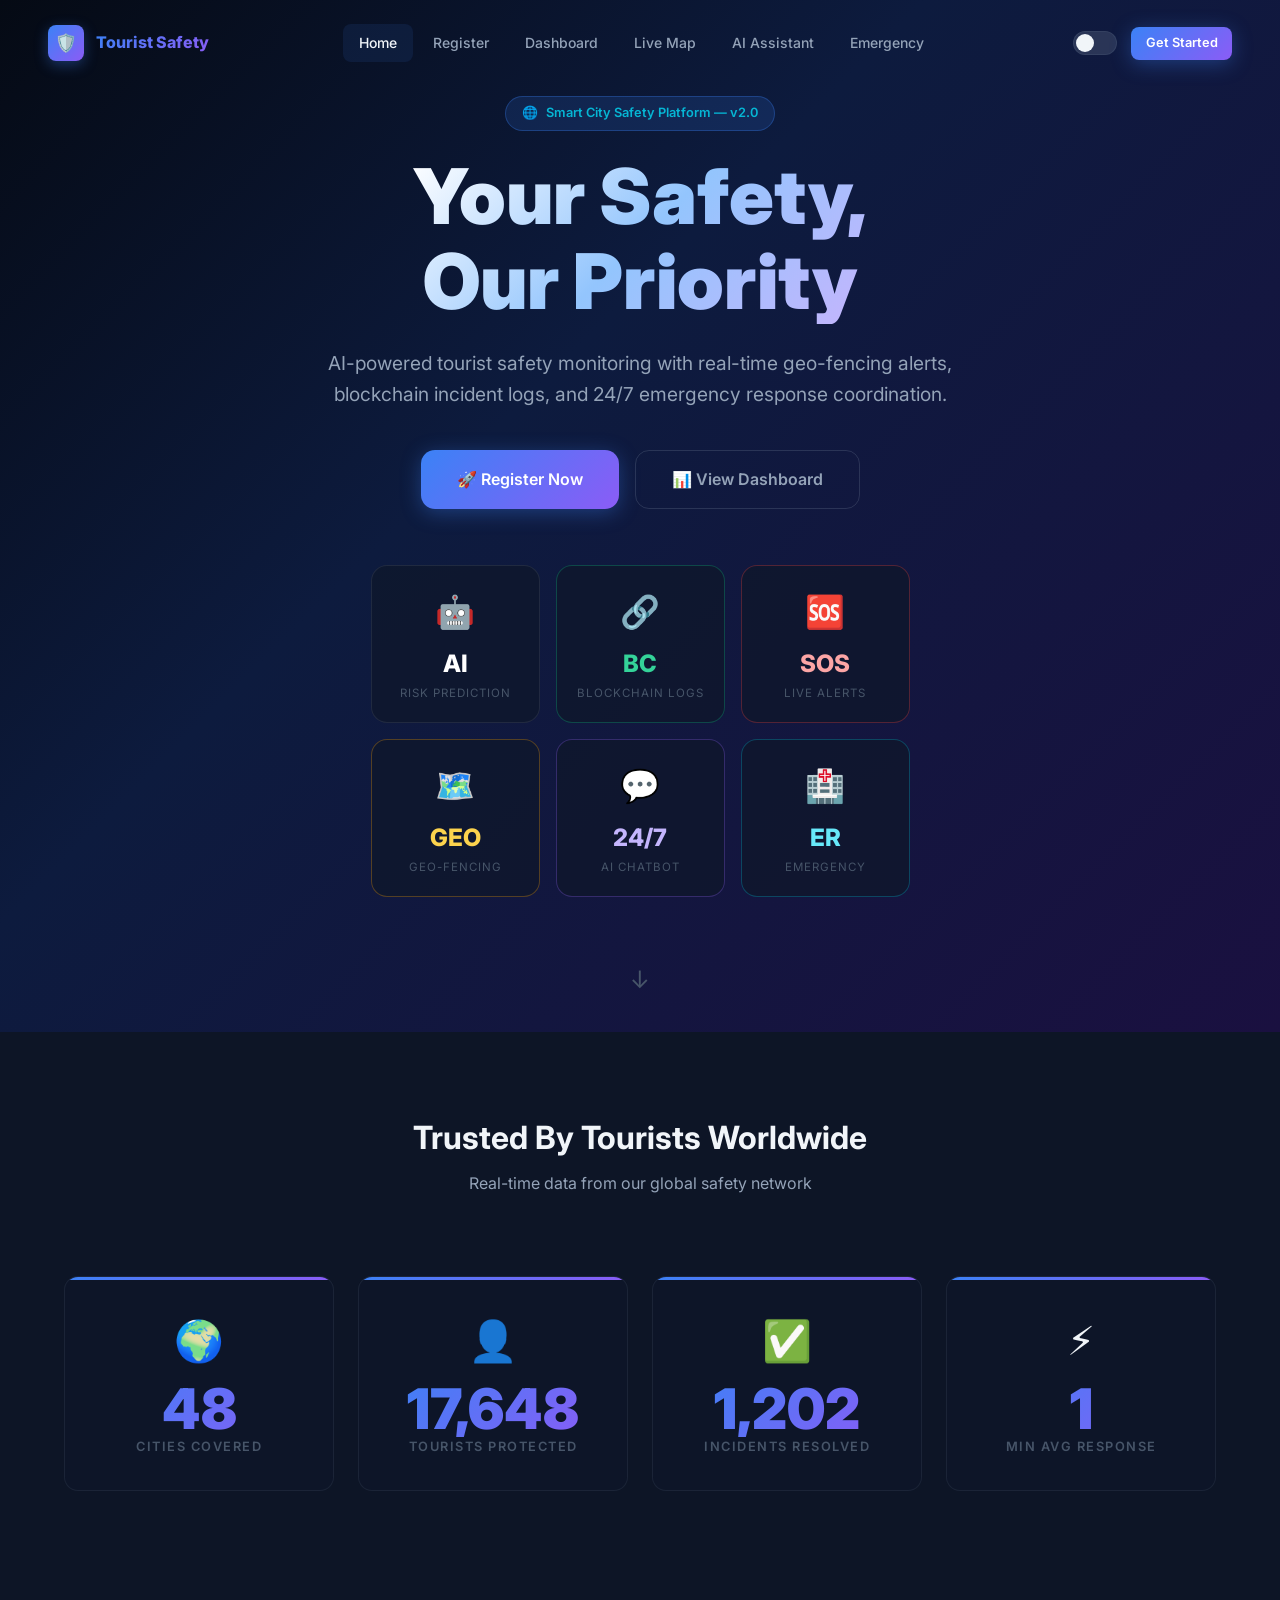
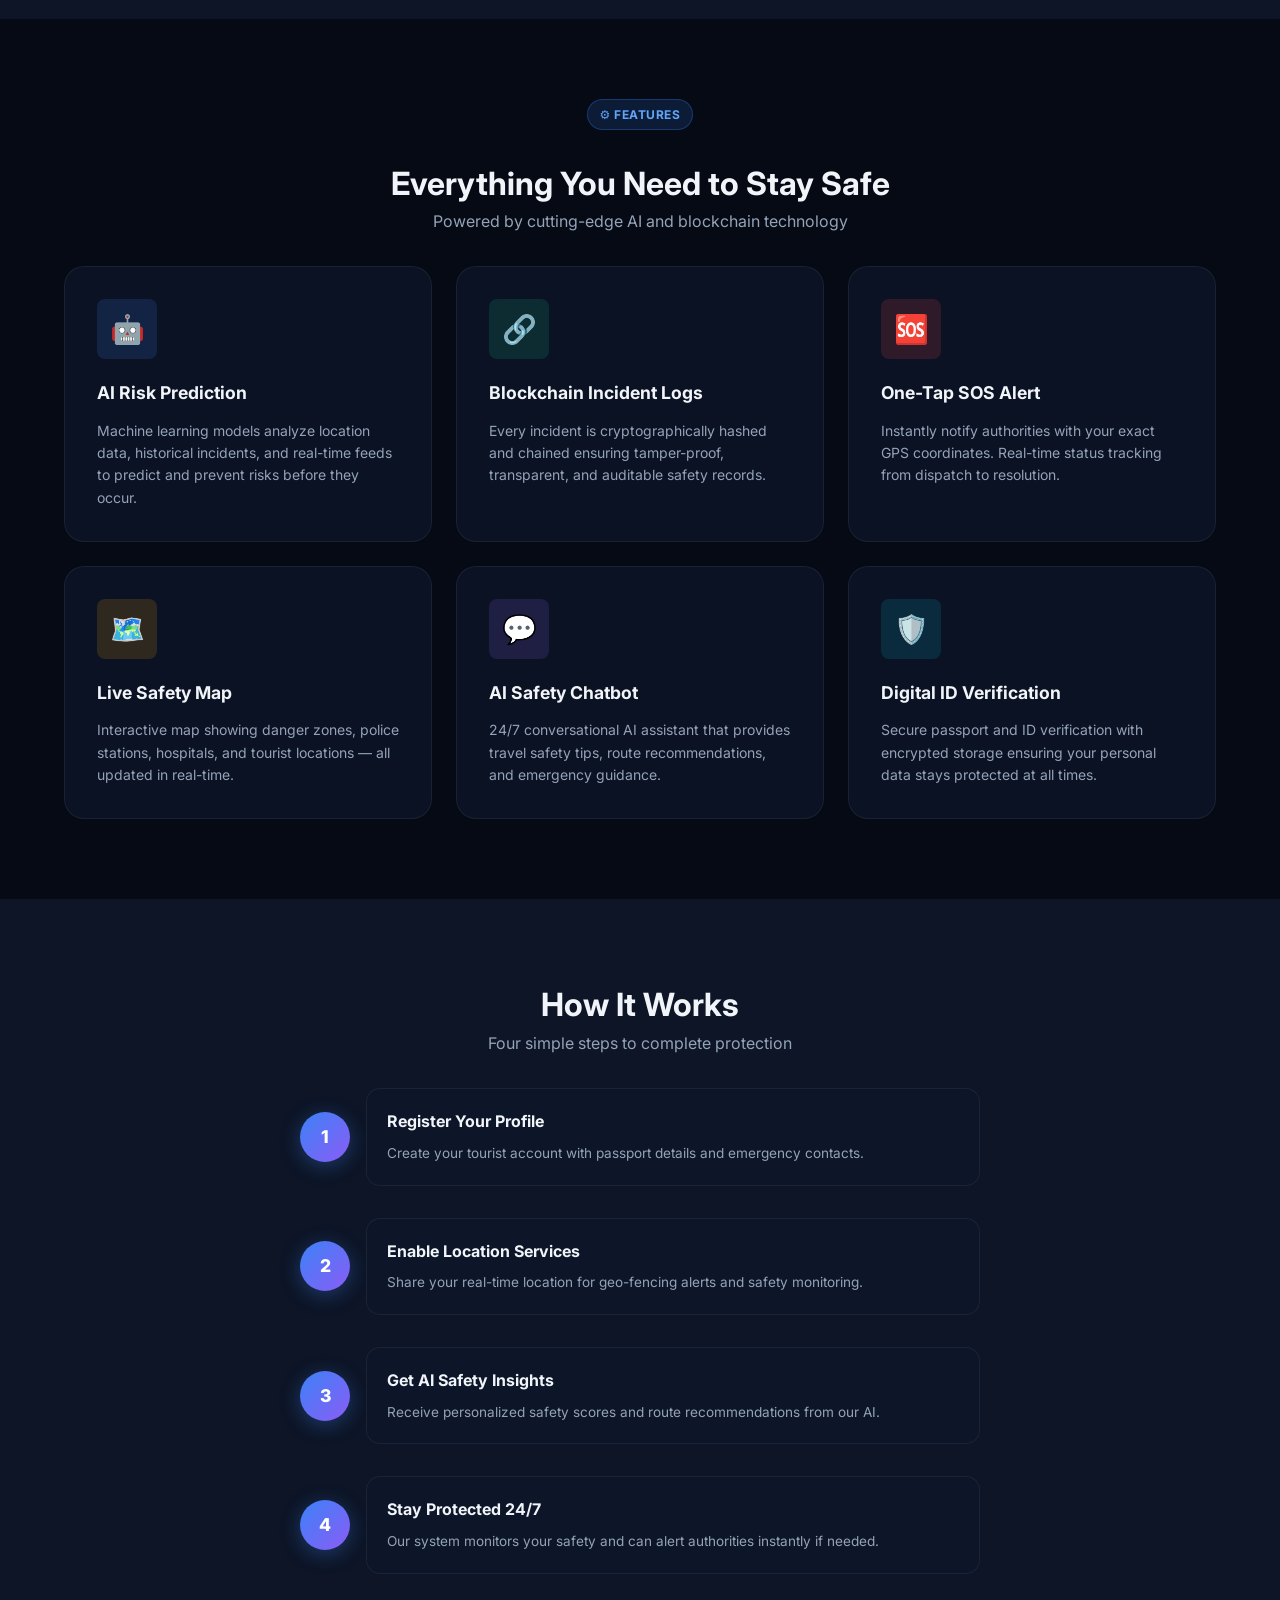
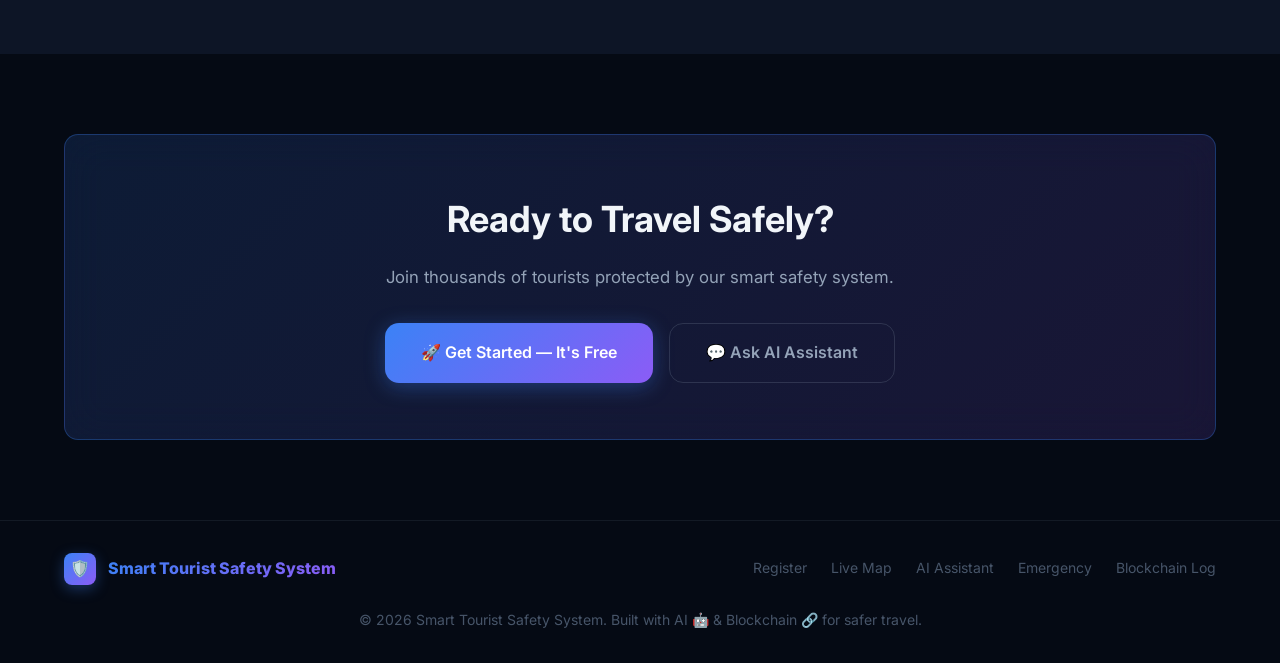
<file: frontend/index.html>
<!DOCTYPE html>
<html lang="en">
<head>
  <meta charset="UTF-8" />
  <meta name="viewport" content="width=device-width, initial-scale=1.0" />
  <title>Smart Tourist Safety System — Safe Travel, Smart City</title>
  <meta name="description" content="AI-powered tourist safety monitoring with blockchain incident logging, geo-fencing alerts, and live emergency response." />
  <link rel="stylesheet" href="css/style.css" />
  <style>
    /* Landing-specific */
    .hero-section { background: var(--grad-hero); }

    .hero-badge {
      display: inline-flex;
      align-items: center;
      gap: 0.5rem;
      padding: 0.4rem 1rem;
      background: rgba(59,130,246,0.15);
      border: 1px solid rgba(59,130,246,0.3);
      border-radius: 99px;
      font-size: 0.8rem;
      font-weight: 600;
      color: var(--accent);
      margin-bottom: 1.5rem;
      animation: slideDown 0.6s ease both;
    }

    .hero-title {
      font-size: clamp(2.8rem, 6vw, 5rem);
      font-weight: 900;
      line-height: 1.1;
      background: linear-gradient(135deg, #fff 0%, #93c5fd 50%, #c4b5fd 100%);
      -webkit-background-clip: text;
      background-clip: text;
      color: transparent;
      margin-bottom: 1.5rem;
      animation: slideUp 0.7s 0.1s ease both;
    }

    .hero-subtitle {
      font-size: 1.2rem;
      color: var(--text-secondary);
      max-width: 640px;
      margin: 0 auto 2.5rem;
      animation: slideUp 0.7s 0.2s ease both;
    }

    .hero-cta-group {
      display: flex;
      gap: 1rem;
      justify-content: center;
      flex-wrap: wrap;
      animation: slideUp 0.7s 0.3s ease both;
    }

    .hero-visual {
      margin-top: 3.5rem;
      position: relative;
      animation: slideUp 0.8s 0.4s ease both;
    }

    .hero-card-grid {
      display: grid;
      grid-template-columns: repeat(3, 1fr);
      gap: 1rem;
      max-width: 800px;
      margin: 0 auto;
    }

    .hero-mini-card {
      background: rgba(15, 23, 42, 0.7);
      backdrop-filter: blur(20px);
      border: 1px solid rgba(255,255,255,0.08);
      border-radius: 16px;
      padding: 1.25rem;
      text-align: center;
      transition: transform 0.3s ease;
    }

    .hero-mini-card:hover { transform: translateY(-6px); }
    .hero-mini-card .mini-icon { font-size: 2rem; margin-bottom: 0.5rem; display: block; }
    .hero-mini-card .mini-val { font-size: 1.5rem; font-weight: 800; color: white; }
    .hero-mini-card .mini-lbl { font-size: 0.72rem; color: var(--text-muted); text-transform: uppercase; letter-spacing: 1px; }

    /* Stats */
    .stats-section {
      background: var(--bg-surface);
      padding: 5rem 2rem;
      position: relative;
      z-index: 1;
    }
    .counter {
      font-size: 3.5rem;
      font-weight: 900;
      background: var(--grad-primary);
      -webkit-background-clip: text;
      background-clip: text;
      color: transparent;
      display: block;
      line-height: 1;
    }

    /* Features */
    .features-section {
      padding: 5rem 2rem;
      position: relative;
      z-index: 1;
    }

    /* How it works */
    .steps-section {
      background: var(--bg-surface);
      padding: 5rem 2rem;
    }
    .step-number {
      width: 50px;
      height: 50px;
      background: var(--grad-primary);
      border-radius: 50%;
      display: flex;
      align-items: center;
      justify-content: center;
      font-size: 1.1rem;
      font-weight: 800;
      color: white;
      flex-shrink: 0;
      box-shadow: 0 4px 20px var(--primary-glow);
    }

    /* Footer */
    footer {
      background: var(--bg-base);
      border-top: 1px solid var(--glass-border);
      padding: 2rem;
      text-align: center;
      color: var(--text-muted);
      font-size: 0.875rem;
      position: relative;
      z-index: 1;
    }

    /* Navbar landing */
    .land-nav {
      position: absolute;
      top: 0; left: 0; right: 0;
      z-index: 100;
      display: flex;
      align-items: center;
      justify-content: space-between;
      padding: 1.5rem 3rem;
    }

    @media (max-width: 768px) {
      .hero-card-grid { grid-template-columns: 1fr; max-width: 300px; }
      .land-nav { padding: 1.25rem 1.5rem; }
      .land-nav .navbar-nav { display: none; }
    }
    @media (max-width: 480px) {
      .hero-card-grid { grid-template-columns: repeat(2, 1fr); max-width: 350px; }
    }
  </style>
</head>
<body>
  <!-- Particle Background -->
  <div class="particles" id="particles"></div>

  <!-- LANDING NAVBAR -->
  <header class="land-nav" role="banner">
    <a href="index.html" class="navbar-brand" aria-label="Smart Tourist Safety System home">
      <div class="logo-icon">🛡️</div>
      <span class="logo-text">Tourist Safety</span>
    </a>
    <nav class="navbar-nav" aria-label="Main navigation">
      <a href="index.html" class="active">Home</a>
      <a href="register.html">Register</a>
      <a href="dashboard.html">Dashboard</a>
      <a href="map.html">Live Map</a>
      <a href="chatbot.html">AI Assistant</a>
      <a href="emergency.html">Emergency</a>
    </nav>
    <div style="display:flex;align-items:center;gap:0.875rem;">
      <button class="theme-toggle" id="themeToggle" aria-label="Toggle dark/light mode" title="Toggle theme"></button>
      <a href="register.html" class="btn btn-sm btn-primary">Get Started</a>
    </div>
  </header>

  <!-- HERO SECTION -->
  <section class="hero-section" aria-label="Hero section">
    <div class="hero-body" style="padding-top:6rem;">
      <div class="hero-badge">
        <span>🌐</span>
        Smart City Safety Platform — v2.0
      </div>
      <h1 class="hero-title">
        Your Safety,<br>Our Priority
      </h1>
      <p class="hero-subtitle">
        AI-powered tourist safety monitoring with real-time geo-fencing alerts, blockchain incident logs, and 24/7 emergency response coordination.
      </p>
      <div class="hero-cta-group">
        <a href="register.html" class="btn btn-primary btn-lg">🚀 Register Now</a>
        <a href="dashboard.html" class="btn btn-ghost btn-lg">📊 View Dashboard</a>
      </div>

      <!-- Hero Mini Cards -->
      <div class="hero-visual">
        <div class="hero-card-grid">
          <div class="hero-mini-card">
            <span class="mini-icon">🤖</span>
            <div class="mini-val">AI</div>
            <div class="mini-lbl">Risk Prediction</div>
          </div>
          <div class="hero-mini-card" style="border-color:rgba(16,185,129,0.3);">
            <span class="mini-icon">🔗</span>
            <div class="mini-val" style="color:#34d399;">BC</div>
            <div class="mini-lbl">Blockchain Logs</div>
          </div>
          <div class="hero-mini-card" style="border-color:rgba(239,68,68,0.3);">
            <span class="mini-icon">🆘</span>
            <div class="mini-val" style="color:#fca5a5;">SOS</div>
            <div class="mini-lbl">Live Alerts</div>
          </div>
          <div class="hero-mini-card" style="border-color:rgba(245,158,11,0.3);">
            <span class="mini-icon">🗺️</span>
            <div class="mini-val" style="color:#fcd34d;">GEO</div>
            <div class="mini-lbl">Geo-Fencing</div>
          </div>
          <div class="hero-mini-card" style="border-color:rgba(139,92,246,0.3);">
            <span class="mini-icon">💬</span>
            <div class="mini-val" style="color:#c4b5fd;">24/7</div>
            <div class="mini-lbl">AI Chatbot</div>
          </div>
          <div class="hero-mini-card" style="border-color:rgba(6,182,212,0.3);">
            <span class="mini-icon">🏥</span>
            <div class="mini-val" style="color:#67e8f9;">ER</div>
            <div class="mini-lbl">Emergency</div>
          </div>
        </div>
      </div>
    </div>

    <!-- Scroll Indicator -->
    <div style="text-align:center;padding-bottom:2rem;animation:pulse 2s infinite;position:relative;z-index:2;">
      <span style="color:var(--text-muted);font-size:1.5rem;">↓</span>
    </div>
  </section>

  <!-- STATS SECTION -->
  <section class="stats-section" aria-label="Impact statistics">
    <div class="container">
      <div class="text-center mb-4">
        <h2 class="reveal" style="font-size:2rem;">Trusted By Tourists Worldwide</h2>
        <p class="text-secondary reveal" style="margin-top:0.5rem;">Real-time data from our global safety network</p>
      </div>
      <div class="stats-strip">
        <div class="card stat-card reveal">
          <span class="stat-icon">🌍</span>
          <span class="counter" id="cnt1" data-target="128">0</span>
          <div class="stat-label">Cities Covered</div>
        </div>
        <div class="card stat-card reveal">
          <span class="stat-icon">👤</span>
          <span class="counter" id="cnt2" data-target="47582">0</span>
          <div class="stat-label">Tourists Protected</div>
        </div>
        <div class="card stat-card reveal">
          <span class="stat-icon">✅</span>
          <span class="counter" id="cnt3" data-target="3241">0</span>
          <div class="stat-label">Incidents Resolved</div>
        </div>
        <div class="card stat-card reveal">
          <span class="stat-icon">⚡</span>
          <span class="counter" id="cnt4" data-target="4">0</span>
          <div class="stat-label">Min Avg Response</div>
        </div>
      </div>
    </div>
  </section>

  <!-- FEATURES SECTION -->
  <section class="features-section" aria-label="System features">
    <div class="container">
      <div class="text-center mb-4">
        <span class="badge badge-primary mb-2" style="font-size:0.75rem;">⚙️ FEATURES</span>
        <h2 class="reveal" style="font-size:2rem;margin-top:0.75rem;">Everything You Need to Stay Safe</h2>
        <p class="text-secondary reveal">Powered by cutting-edge AI and blockchain technology</p>
      </div>
      <div class="feature-grid">
        <div class="feature-card reveal">
          <div class="feature-icon" style="background:rgba(59,130,246,0.15);">🤖</div>
          <h3>AI Risk Prediction</h3>
          <p>Machine learning models analyze location data, historical incidents, and real-time feeds to predict and prevent risks before they occur.</p>
        </div>
        <div class="feature-card reveal">
          <div class="feature-icon" style="background:rgba(16,185,129,0.15);">🔗</div>
          <h3>Blockchain Incident Logs</h3>
          <p>Every incident is cryptographically hashed and chained ensuring tamper-proof, transparent, and auditable safety records.</p>
        </div>
        <div class="feature-card reveal">
          <div class="feature-icon" style="background:rgba(239,68,68,0.15);">🆘</div>
          <h3>One-Tap SOS Alert</h3>
          <p>Instantly notify authorities with your exact GPS coordinates. Real-time status tracking from dispatch to resolution.</p>
        </div>
        <div class="feature-card reveal">
          <div class="feature-icon" style="background:rgba(245,158,11,0.15);">🗺️</div>
          <h3>Live Safety Map</h3>
          <p>Interactive map showing danger zones, police stations, hospitals, and tourist locations — all updated in real-time.</p>
        </div>
        <div class="feature-card reveal">
          <div class="feature-icon" style="background:rgba(139,92,246,0.15);">💬</div>
          <h3>AI Safety Chatbot</h3>
          <p>24/7 conversational AI assistant that provides travel safety tips, route recommendations, and emergency guidance.</p>
        </div>
        <div class="feature-card reveal">
          <div class="feature-icon" style="background:rgba(6,182,212,0.15);">🛡️</div>
          <h3>Digital ID Verification</h3>
          <p>Secure passport and ID verification with encrypted storage ensuring your personal data stays protected at all times.</p>
        </div>
      </div>
    </div>
  </section>

  <!-- HOW IT WORKS -->
  <section class="steps-section" aria-label="How it works">
    <div class="container">
      <div class="text-center mb-4">
        <h2 class="reveal" style="font-size:2rem;">How It Works</h2>
        <p class="text-secondary reveal">Four simple steps to complete protection</p>
      </div>
      <div style="max-width:680px;margin:0 auto;display:flex;flex-direction:column;gap:2rem;">
        <div class="flex gap-2 items-center reveal">
          <div class="step-number">1</div>
          <div class="card" style="flex:1;padding:1.25rem;">
            <h3 style="margin-bottom:0.5rem;font-size:1rem;">Register Your Profile</h3>
            <p class="text-secondary text-sm">Create your tourist account with passport details and emergency contacts.</p>
          </div>
        </div>
        <div class="flex gap-2 items-center reveal">
          <div class="step-number">2</div>
          <div class="card" style="flex:1;padding:1.25rem;">
            <h3 style="margin-bottom:0.5rem;font-size:1rem;">Enable Location Services</h3>
            <p class="text-secondary text-sm">Share your real-time location for geo-fencing alerts and safety monitoring.</p>
          </div>
        </div>
        <div class="flex gap-2 items-center reveal">
          <div class="step-number">3</div>
          <div class="card" style="flex:1;padding:1.25rem;">
            <h3 style="margin-bottom:0.5rem;font-size:1rem;">Get AI Safety Insights</h3>
            <p class="text-secondary text-sm">Receive personalized safety scores and route recommendations from our AI.</p>
          </div>
        </div>
        <div class="flex gap-2 items-center reveal">
          <div class="step-number">4</div>
          <div class="card" style="flex:1;padding:1.25rem;">
            <h3 style="margin-bottom:0.5rem;font-size:1rem;">Stay Protected 24/7</h3>
            <p class="text-secondary text-sm">Our system monitors your safety and can alert authorities instantly if needed.</p>
          </div>
        </div>
      </div>
    </div>
  </section>

  <!-- CTA SECTION -->
  <section style="padding:5rem 2rem;text-align:center;position:relative;z-index:1;" aria-label="Call to action">
    <div class="container">
      <div class="card" style="background:linear-gradient(135deg,rgba(59,130,246,0.15),rgba(139,92,246,0.15));border-color:rgba(59,130,246,0.3);padding:3.5rem 2rem;">
        <h2 class="reveal" style="font-size:2.25rem;">Ready to Travel Safely?</h2>
        <p class="text-secondary reveal mt-2" style="font-size:1.05rem;">Join thousands of tourists protected by our smart safety system.</p>
        <div class="flex justify-center gap-2 mt-4 reveal" style="flex-wrap:wrap;">
          <a href="register.html" class="btn btn-primary btn-lg">🚀 Get Started — It's Free</a>
          <a href="chatbot.html" class="btn btn-ghost btn-lg">💬 Ask AI Assistant</a>
        </div>
      </div>
    </div>
  </section>

  <!-- FOOTER -->
  <footer role="contentinfo">
    <div class="container">
      <div style="display:flex;justify-content:space-between;align-items:center;flex-wrap:wrap;gap:1rem;margin-bottom:1.5rem;">
        <div class="navbar-brand" style="text-decoration:none;">
          <div class="logo-icon" style="width:32px;height:32px;font-size:1rem;">🛡️</div>
          <span class="logo-text">Smart Tourist Safety System</span>
        </div>
        <nav style="display:flex;gap:1.5rem;flex-wrap:wrap;">
          <a href="register.html" style="color:var(--text-muted);text-decoration:none;font-size:0.875rem;">Register</a>
          <a href="map.html" style="color:var(--text-muted);text-decoration:none;font-size:0.875rem;">Live Map</a>
          <a href="chatbot.html" style="color:var(--text-muted);text-decoration:none;font-size:0.875rem;">AI Assistant</a>
          <a href="emergency.html" style="color:var(--text-muted);text-decoration:none;font-size:0.875rem;">Emergency</a>
          <a href="blockchain.html" style="color:var(--text-muted);text-decoration:none;font-size:0.875rem;">Blockchain Log</a>
        </nav>
      </div>
      <p>© 2026 Smart Tourist Safety System. Built with AI 🤖 & Blockchain 🔗 for safer travel.</p>
    </div>
  </footer>

  <!-- Toast Container -->
  <div class="toast-container" id="toastContainer" aria-live="polite"></div>

  <script src="js/utils.js"></script>
  <script>
    // Generate particles
    const particlesContainer = document.getElementById('particles');
    for (let i = 0; i < 25; i++) {
      const p = document.createElement('div');
      p.className = 'particle';
      const size = Math.random() * 80 + 20;
      p.style.cssText = `
        width:${size}px; height:${size}px;
        left:${Math.random()*100}%;
        animation-duration:${Math.random()*20+15}s;
        animation-delay:${Math.random()*15}s;
        opacity:${Math.random()*0.4+0.05};
      `;
      particlesContainer.appendChild(p);
    }

    // Scroll reveal
    const revealEls = document.querySelectorAll('.reveal');
    const obs = new IntersectionObserver((entries) => {
      entries.forEach(e => { if (e.isIntersecting) { e.target.classList.add('visible'); obs.unobserve(e.target); }});
    }, { threshold: 0.15 });
    revealEls.forEach(el => obs.observe(el));

    // Animated counters
    function animateCounter(el) {
      const target = parseInt(el.dataset.target);
      const duration = 2200;
      const step = target / (duration / 16);
      let current = 0;
      const timer = setInterval(() => {
        current = Math.min(current + step, target);
        el.textContent = Math.floor(current).toLocaleString();
        if (current >= target) clearInterval(timer);
      }, 16);
    }

    const counterObs = new IntersectionObserver((entries) => {
      entries.forEach(e => {
        if (e.isIntersecting) {
          animateCounter(e.target);
          counterObs.unobserve(e.target);
        }
      });
    }, { threshold: 0.5 });

    document.querySelectorAll('.counter').forEach(c => counterObs.observe(c));
  </script>
</body>
</html>
</file>
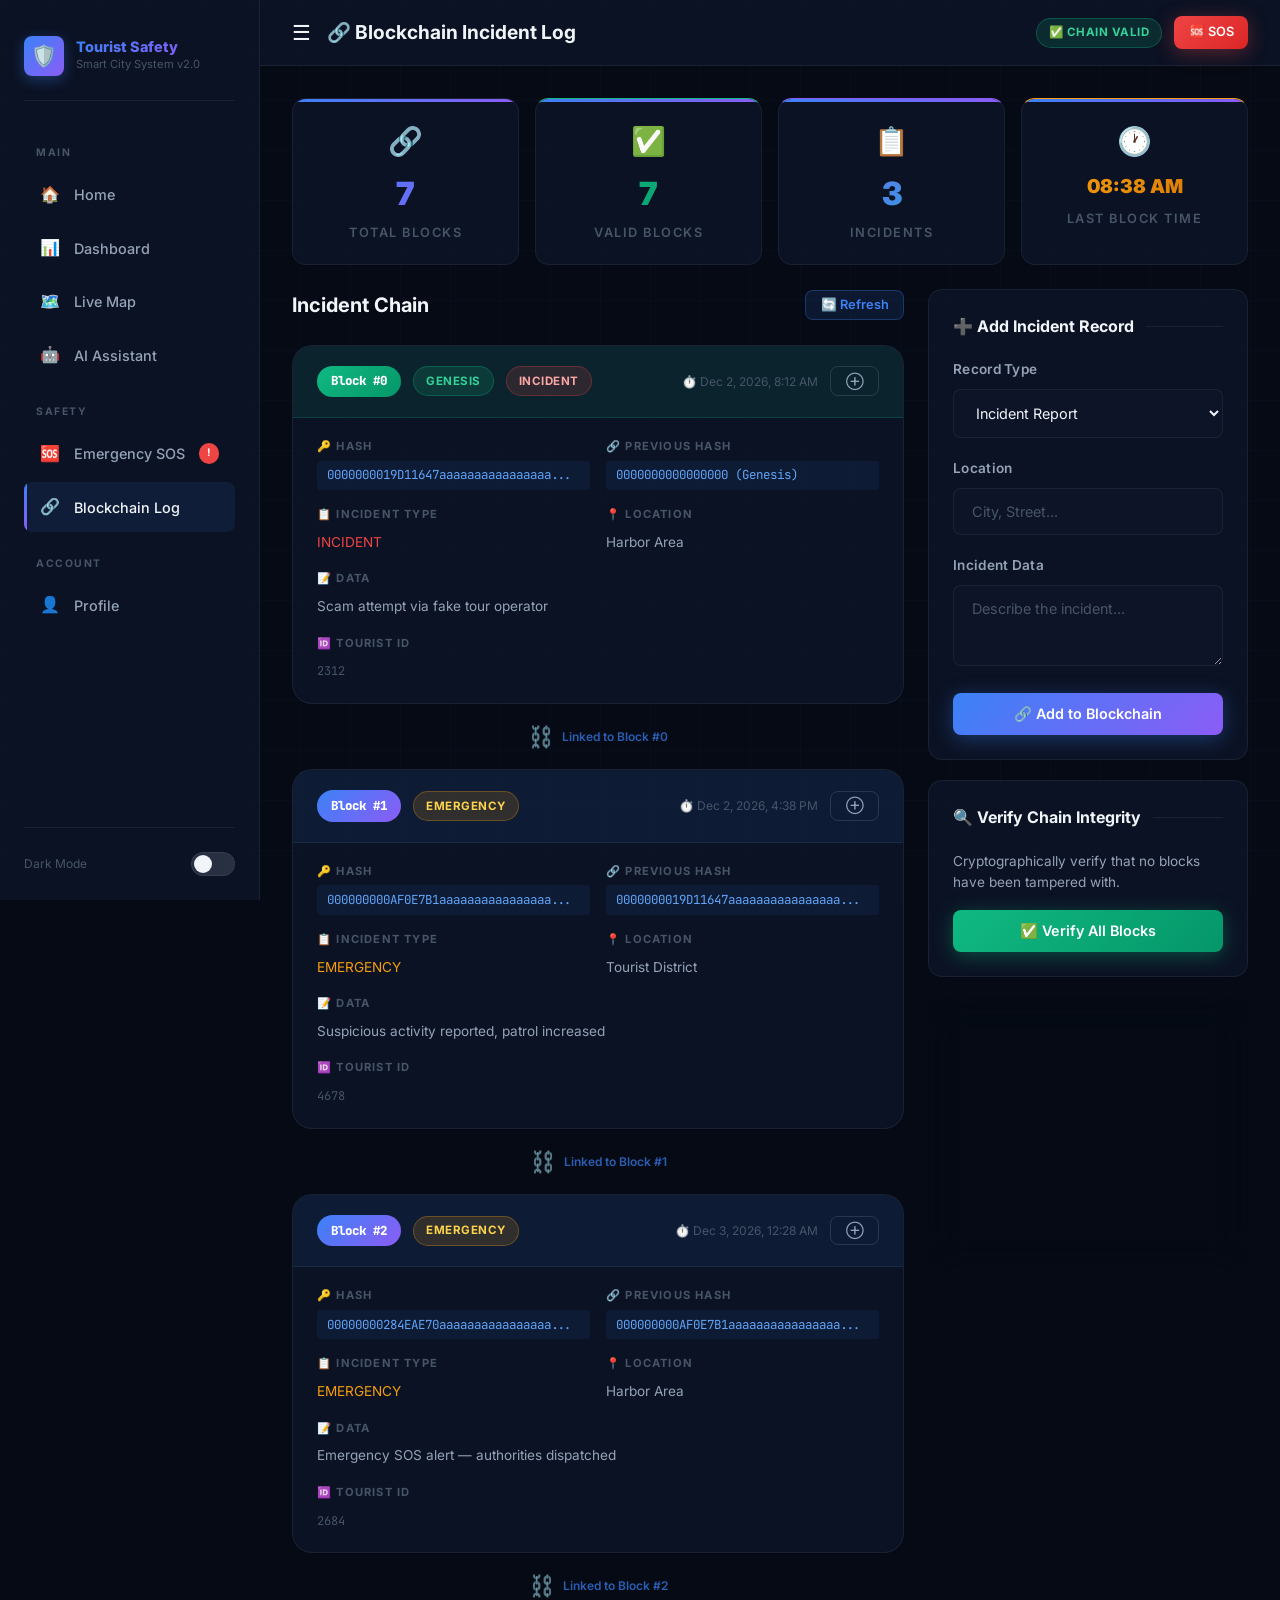
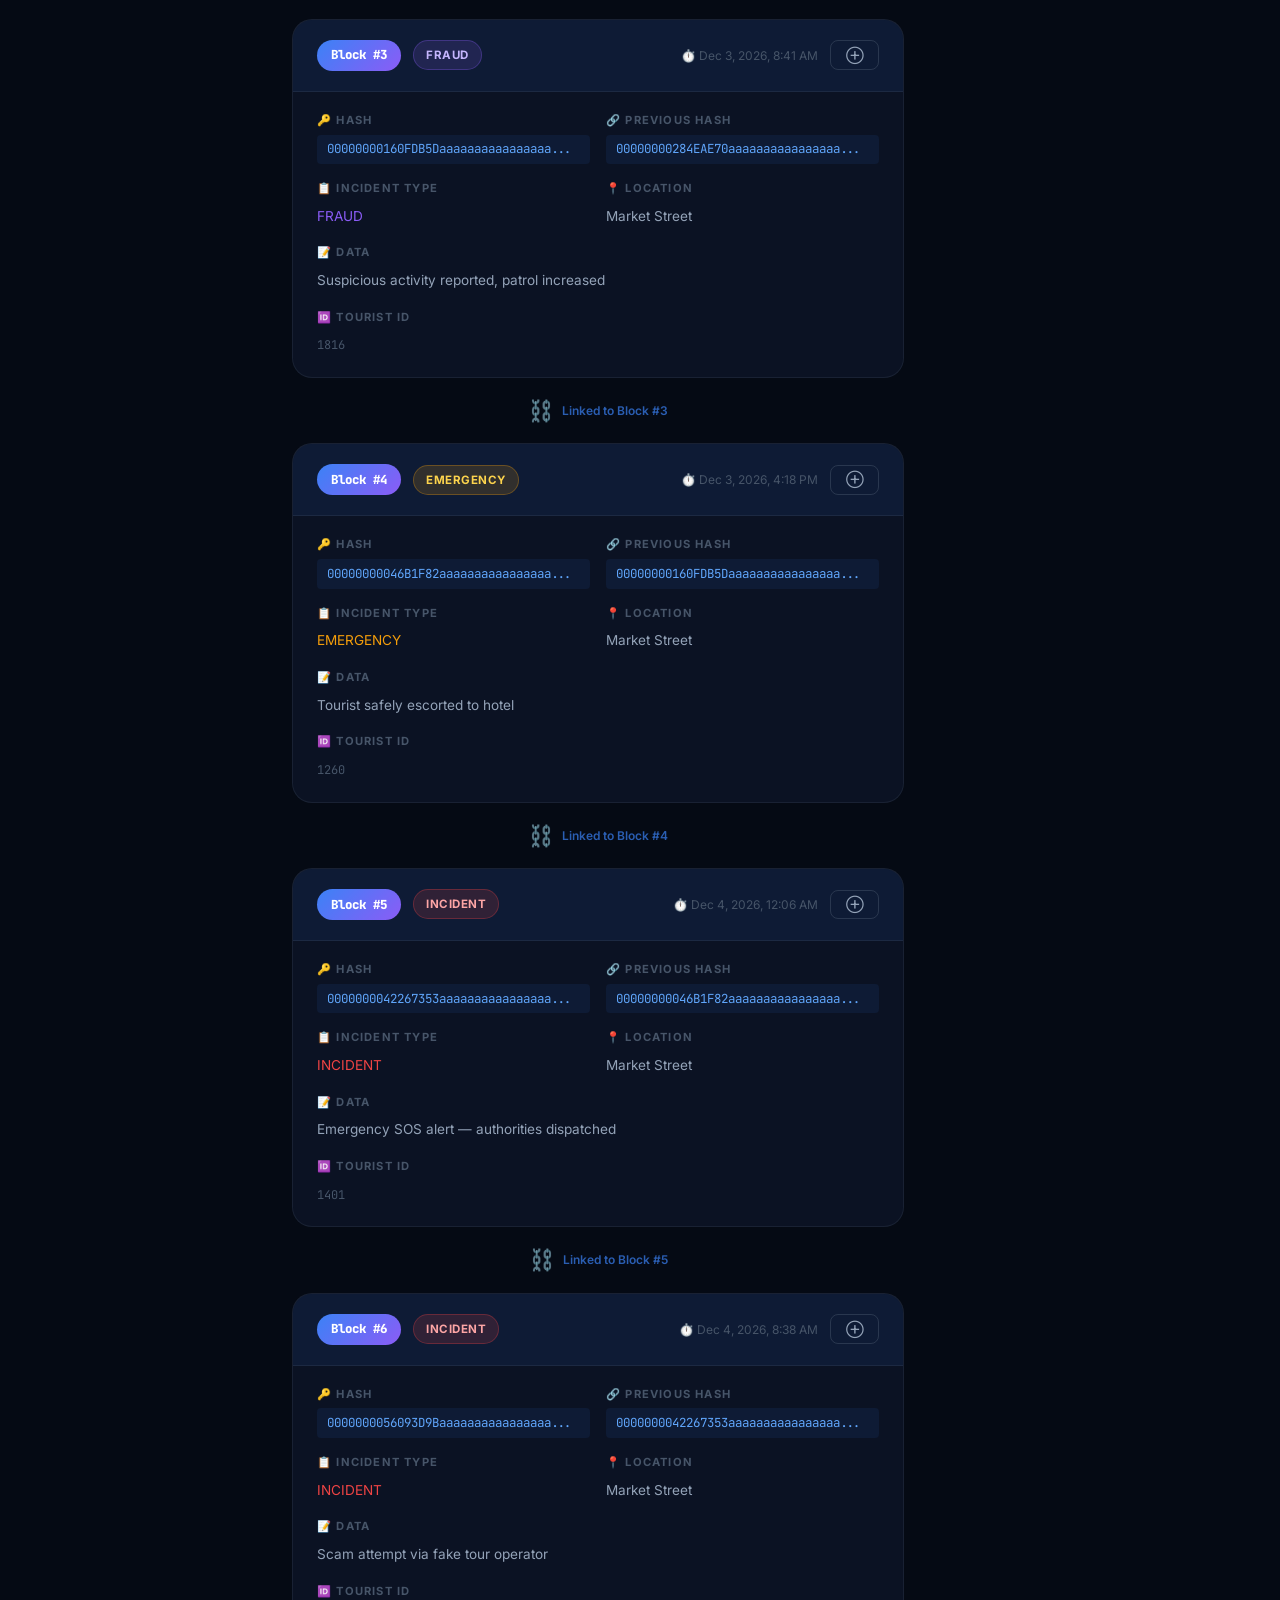
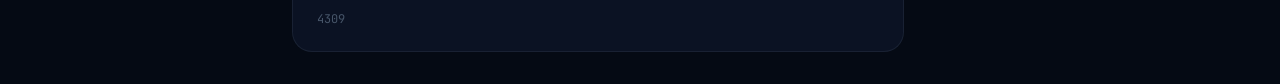
<file: frontend/blockchain.html>
<!DOCTYPE html>
<html lang="en">
<head>
  <meta charset="UTF-8" />
  <meta name="viewport" content="width=device-width, initial-scale=1.0" />
  <title>Blockchain Incident Log — Smart Tourist Safety System</title>
  <meta name="description" content="Tamper-proof blockchain incident log with cryptographic hash chaining for safety records." />
  <link rel="stylesheet" href="css/style.css" />
  <style>
    .top-bar {
      display: flex; align-items: center; justify-content: space-between;
      padding: 1rem 2rem; background: var(--glass-bg); backdrop-filter: blur(20px);
      border-bottom: 1px solid var(--glass-border); position: sticky; top: 0;
      z-index: 150; margin-left: var(--sidebar-width);
    }
    .bc-layout {
      display: grid;
      grid-template-columns: 1fr 320px;
      gap: 1.5rem;
    }
    .blockchain-chain {
      display: flex;
      flex-direction: column;
      gap: 2rem;
      position: relative;
    }
    .block-item {
      background: var(--glass-bg);
      border: 1px solid var(--glass-border);
      border-radius: var(--radius-lg);
      overflow: hidden;
      transition: all var(--transition);
      position: relative;
      animation: slideUp 0.4s ease both;
    }
    .block-item:hover {
      border-color: var(--primary);
      box-shadow: 0 0 30px rgba(59,130,246,0.15);
      transform: translateX(4px);
    }
    .block-header {
      padding: 1.25rem 1.5rem;
      background: rgba(59,130,246,0.08);
      border-bottom: 1px solid var(--glass-border);
      display: flex;
      align-items: center;
      justify-content: space-between;
      flex-wrap: wrap;
      gap: 0.75rem;
    }
    .block-number {
      display: flex;
      align-items: center;
      gap: 0.75rem;
    }
    .block-num-badge {
      background: var(--grad-primary);
      color: white;
      padding: 0.35rem 0.875rem;
      border-radius: 99px;
      font-size: 0.78rem;
      font-weight: 800;
      font-family: 'JetBrains Mono', monospace;
    }
    .block-body {
      padding: 1.25rem 1.5rem;
      display: grid;
      grid-template-columns: 1fr 1fr;
      gap: 1rem;
    }
    .block-field-label {
      font-size: 0.7rem;
      font-weight: 700;
      text-transform: uppercase;
      letter-spacing: 1.2px;
      color: var(--text-muted);
      margin-bottom: 0.3rem;
    }
    .chain-connector {
      display: flex;
      align-items: center;
      justify-content: center;
      gap: 0.5rem;
      color: var(--primary);
      font-size: 0.75rem;
      font-weight: 600;
      opacity: 0.7;
      margin: -1rem 0;
      position: relative;
      z-index: 5;
    }
    .chain-link-icon { font-size: 1.3rem; }

    /* Genesis block */
    .genesis .block-header { background: rgba(16,185,129,0.1); border-bottom-color: rgba(16,185,129,0.2); }
    .genesis .block-num-badge { background: var(--grad-success); }

    /* Add block form */
    .add-block-panel { padding: 1.5rem; }

    .verify-result {
      padding: 1rem 1.25rem;
      border-radius: var(--radius-sm);
      font-size: 0.875rem;
      font-weight: 600;
      display: none;
      align-items: center;
      gap: 0.75rem;
      margin-top: 1rem;
    }
    .verify-valid { background: rgba(16,185,129,0.1); border: 1px solid rgba(16,185,129,0.3); color: var(--success); display: flex; }
    .verify-invalid { background: rgba(239,68,68,0.1); border: 1px solid rgba(239,68,68,0.3); color: var(--danger); display: flex; }

    @media (max-width: 900px) { .bc-layout { grid-template-columns: 1fr; } .block-body { grid-template-columns: 1fr; } .top-bar { margin-left: 0; } }
  </style>
</head>
<body>
  <!-- SIDEBAR -->
  <aside class="sidebar" id="sidebar">
    <div class="sidebar-brand">
      <div class="brand-icon">🛡️</div>
      <div><div class="brand-text">Tourist Safety</div><div class="brand-sub">Smart City System v2.0</div></div>
    </div>
    <div class="sidebar-section-label">Main</div>
    <nav class="sidebar-nav">
      <a href="index.html"><span class="nav-icon">🏠</span> Home</a>
      <a href="dashboard.html"><span class="nav-icon">📊</span> Dashboard</a>
      <a href="map.html"><span class="nav-icon">🗺️</span> Live Map</a>
      <a href="chatbot.html"><span class="nav-icon">🤖</span> AI Assistant</a>
    </nav>
    <div class="sidebar-section-label">Safety</div>
    <nav class="sidebar-nav">
      <a href="emergency.html"><span class="nav-icon">🆘</span> Emergency SOS <span class="nav-badge">!</span></a>
      <a href="blockchain.html" class="active"><span class="nav-icon">🔗</span> Blockchain Log</a>
    </nav>
    <div class="sidebar-section-label">Account</div>
    <nav class="sidebar-nav"><a href="register.html"><span class="nav-icon">👤</span> Profile</a></nav>
    <div class="sidebar-footer">
      <div style="display:flex;align-items:center;justify-content:space-between;">
        <span class="text-xs text-muted">Dark Mode</span>
        <button class="theme-toggle" id="themeToggle" aria-label="Toggle theme"></button>
      </div>
    </div>
  </aside>

  <!-- TOP BAR -->
  <div class="top-bar">
    <div style="display:flex;align-items:center;gap:1rem;">
      <button onclick="document.getElementById('sidebar').classList.toggle('open')" style="background:none;border:none;color:var(--text-primary);font-size:1.3rem;cursor:pointer;">☰</button>
      <h1 style="font-size:1.2rem;font-weight:700;">🔗 Blockchain Incident Log</h1>
    </div>
    <div style="display:flex;align-items:center;gap:0.75rem;">
      <div class="badge badge-success" id="chainStatus">✅ Chain Valid</div>
      <a href="emergency.html" class="btn btn-danger btn-sm">🆘 SOS</a>
    </div>
  </div>

  <main class="main-content" style="margin-top:0;">
    <!-- Chain Stats -->
    <div style="display:grid;grid-template-columns:repeat(4,1fr);gap:1rem;margin-bottom:1.5rem;" id="chainStatsGrid">
      <div class="card stat-card" style="padding:1.25rem;animation:slideUp 0.3s both;">
        <span class="stat-icon" style="font-size:1.75rem;">🔗</span>
        <div class="stat-value" id="blockCount" style="font-size:2rem;">—</div>
        <div class="stat-label">Total Blocks</div>
      </div>
      <div class="card stat-card" style="padding:1.25rem;animation:slideUp 0.3s 0.1s both;border-top-color:#10b981;">
        <span class="stat-icon" style="font-size:1.75rem;">✅</span>
        <div class="stat-value" id="validCount" style="font-size:2rem;background:var(--grad-success);-webkit-background-clip:text;background-clip:text;color:transparent;">—</div>
        <div class="stat-label">Valid Blocks</div>
      </div>
      <div class="card stat-card" style="padding:1.25rem;animation:slideUp 0.3s 0.2s both;border-top-color:#8b5cf6;">
        <span class="stat-icon" style="font-size:1.75rem;">📋</span>
        <div class="stat-value" id="incidentCount" style="font-size:2rem;background:linear-gradient(135deg,#8b5cf6,#06b6d4);-webkit-background-clip:text;background-clip:text;color:transparent;">—</div>
        <div class="stat-label">Incidents</div>
      </div>
      <div class="card stat-card" style="padding:1.25rem;animation:slideUp 0.3s 0.3s both;border-top-color:#f59e0b;">
        <span class="stat-icon" style="font-size:1.75rem;">🕐</span>
        <div class="stat-value" id="lastBlock" style="font-size:1.2rem;background:var(--grad-gold);-webkit-background-clip:text;background-clip:text;color:transparent;">—</div>
        <div class="stat-label">Last Block Time</div>
      </div>
    </div>

    <div class="bc-layout">
      <!-- Chain -->
      <div>
        <div class="flex items-center justify-between mb-3">
          <h2 class="section-title" style="margin-bottom:0;">Incident Chain</h2>
          <button class="btn btn-secondary btn-sm" onclick="loadBlockchain()">🔄 Refresh</button>
        </div>
        <div class="blockchain-chain" id="blockchainChain">
          <div class="spinner"></div>
        </div>
      </div>

      <!-- Side Panel -->
      <div style="display:flex;flex-direction:column;gap:1.25rem;">
        <!-- Add Record -->
        <div class="card add-block-panel">
          <div class="section-title" style="font-size:1rem;">➕ Add Incident Record</div>
          <div class="form-group">
            <label class="form-label">Record Type</label>
            <select class="form-control" id="recType">
              <option value="INCIDENT">Incident Report</option>
              <option value="EMERGENCY">Emergency Alert</option>
              <option value="SAFETY_LOG">Safety Log</option>
              <option value="FRAUD">Fraud/Scam</option>
            </select>
          </div>
          <div class="form-group">
            <label class="form-label">Location</label>
            <input type="text" class="form-control" id="recLocation" placeholder="City, Street..." />
          </div>
          <div class="form-group">
            <label class="form-label">Incident Data</label>
            <textarea class="form-control" id="recData" rows="3" placeholder="Describe the incident..."></textarea>
          </div>
          <button class="btn btn-primary w-full" onclick="addBlock()">🔗 Add to Blockchain</button>
        </div>

        <!-- Verify Chain -->
        <div class="card add-block-panel">
          <div class="section-title" style="font-size:1rem;">🔍 Verify Chain Integrity</div>
          <p class="text-secondary text-sm" style="margin-bottom:1rem;">Cryptographically verify that no blocks have been tampered with.</p>
          <button class="btn btn-success w-full" onclick="verifyChain()">✅ Verify All Blocks</button>
          <div id="verifyResult" class="verify-result"></div>
        </div>

        <!-- Info -->
        <div class="card" style="padding:1.25rem;background:linear-gradient(135deg,rgba(59,130,246,0.1),rgba(139,92,246,0.1));border-color:rgba(59,130,246,0.25);">
          <div class="section-title" style="font-size:0.9rem;">ℹ️ How It Works</div>
          <div style="display:flex;flex-direction:column;gap:0.75rem;">
            <div class="flex gap-1 items-center text-sm"><span>🔢</span><span class="text-secondary">Each block has a unique SHA-style hash</span></div>
            <div class="flex gap-1 items-center text-sm"><span>🔗</span><span class="text-secondary">Previous hash links blocks in a chain</span></div>
            <div class="flex gap-1 items-center text-sm"><span>🔒</span><span class="text-secondary">Altering any block breaks all subsequent hashes</span></div>
            <div class="flex gap-1 items-center text-sm"><span>⏱️</span><span class="text-secondary">Timestamps prevent back-dating of records</span></div>
          </div>
        </div>
      </div>
    </div>
  </main>

  <div class="toast-container" id="toastContainer" aria-live="polite"></div>
  <script src="js/utils.js"></script>
  <script src="js/api.js"></script>
  <script src="js/blockchain.js"></script>
</body>
</html>
</file>
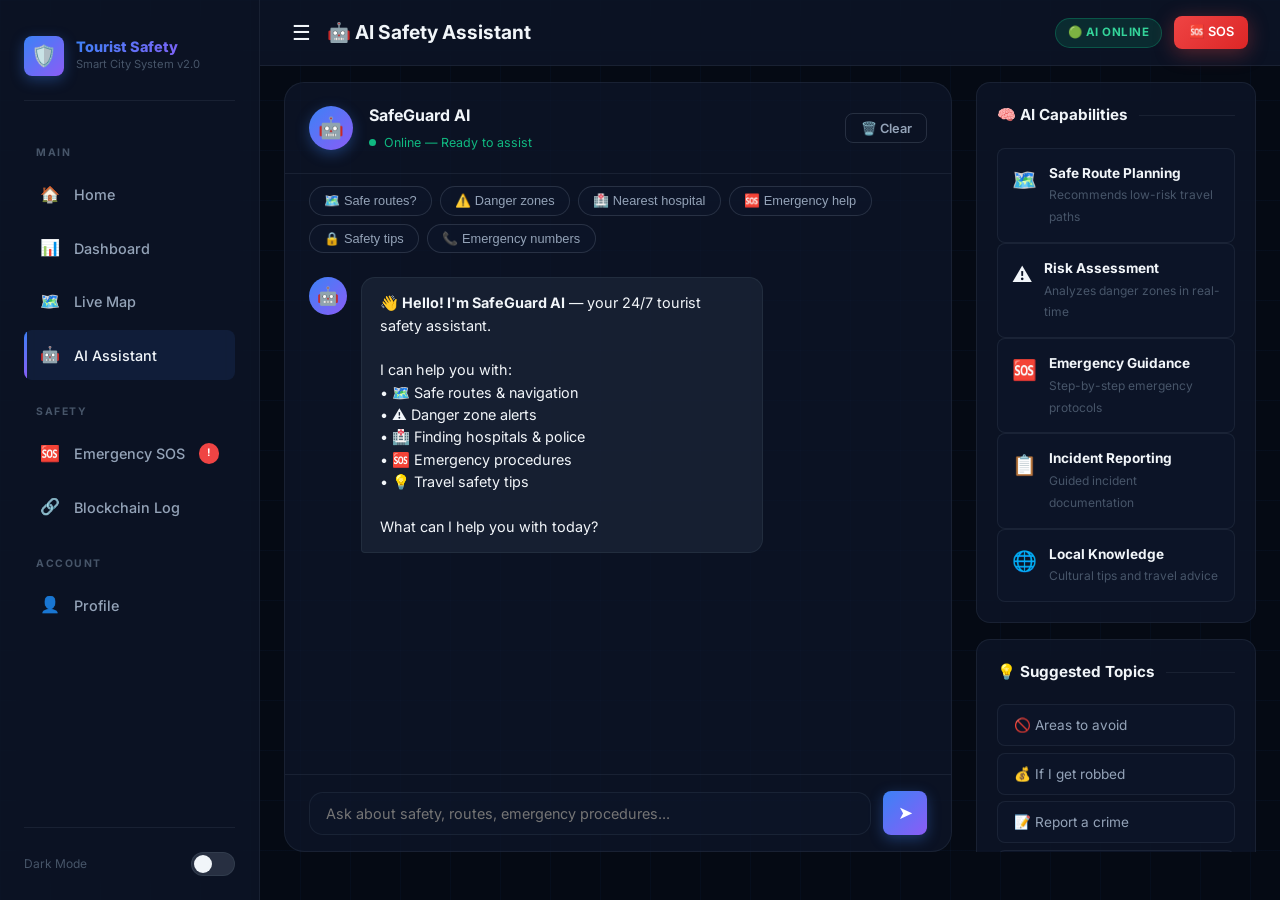
<file: frontend/chatbot.html>
<!DOCTYPE html>
<html lang="en">
<head>
  <meta charset="UTF-8" />
  <meta name="viewport" content="width=device-width, initial-scale=1.0" />
  <title>AI Safety Assistant — Smart Tourist Safety System</title>
  <meta name="description" content="24/7 AI-powered safety chatbot for tourist travel guidance and emergency support." />
  <link rel="stylesheet" href="css/style.css" />
  <style>
    .top-bar {
      display: flex; align-items: center; justify-content: space-between;
      padding: 1rem 2rem; background: var(--glass-bg); backdrop-filter: blur(20px);
      border-bottom: 1px solid var(--glass-border); position: sticky; top: 0;
      z-index: 150; margin-left: var(--sidebar-width);
    }
    .chatbot-layout {
      display: grid;
      grid-template-columns: 1fr 280px;
      gap: 1.5rem;
      height: calc(100vh - 130px);
    }
    .chat-panel {
      background: var(--glass-bg);
      border: 1px solid var(--glass-border);
      border-radius: var(--radius-lg);
      display: flex;
      flex-direction: column;
      overflow: hidden;
    }
    .chat-header {
      padding: 1.25rem 1.5rem;
      border-bottom: 1px solid var(--glass-border);
      display: flex;
      align-items: center;
      gap: 1rem;
      flex-shrink: 0;
    }
    .bot-avatar {
      width: 44px; height: 44px; border-radius: 50%;
      background: var(--grad-primary);
      display: flex; align-items: center; justify-content: center;
      font-size: 1.3rem;
      box-shadow: 0 4px 14px var(--primary-glow);
      flex-shrink: 0;
    }
    .bot-status { display: flex; align-items: center; gap: 0.5rem; font-size: 0.78rem; color: var(--success); margin-top: 0.25rem; }
    .status-dot { width: 7px; height: 7px; border-radius: 50%; background: var(--success); animation: pulse 2s infinite; }

    .chat-messages {
      flex: 1;
      overflow-y: auto;
      padding: 1.5rem;
      display: flex;
      flex-direction: column;
      gap: 1.25rem;
    }
    .chat-input-row {
      padding: 1rem 1.5rem;
      border-top: 1px solid var(--glass-border);
      display: flex;
      gap: 0.75rem;
      align-items: flex-end;
      flex-shrink: 0;
    }
    #chatInput {
      flex: 1;
      padding: 0.75rem 1rem;
      background: rgba(15,23,42,0.5);
      border: 1px solid var(--glass-border);
      border-radius: var(--radius-md);
      color: var(--text-primary);
      font-family: inherit;
      font-size: 0.9rem;
      resize: none;
      outline: none;
      transition: border-color var(--transition);
      max-height: 120px;
    }
    #chatInput:focus { border-color: var(--primary); }

    .send-btn {
      width: 44px; height: 44px;
      background: var(--grad-primary);
      border: none;
      border-radius: var(--radius-sm);
      color: white;
      font-size: 1.1rem;
      cursor: pointer;
      display: flex;
      align-items: center;
      justify-content: center;
      flex-shrink: 0;
      transition: all var(--transition);
      box-shadow: 0 4px 14px var(--primary-glow);
    }
    .send-btn:hover { transform: scale(1.08); }

    .chat-chips-row {
      padding: 0.75rem 1.5rem 0;
      display: flex;
      flex-wrap: wrap;
      gap: 0.5rem;
      flex-shrink: 0;
    }

    /* Right panel */
    .info-panel { display: flex; flex-direction: column; gap: 1rem; overflow-y: auto; }
    .ai-capability { display: flex; align-items: flex-start; gap: 0.75rem; padding: 0.875rem; border-radius: var(--radius-sm); background: var(--glass-bg); border: 1px solid var(--glass-border); font-size: 0.85rem; }
    .cap-icon { font-size: 1.25rem; flex-shrink: 0; margin-top: 1px; }

    .topic-btn {
      width: 100%;
      text-align: left;
      padding: 0.75rem 1rem;
      background: var(--glass-bg);
      border: 1px solid var(--glass-border);
      border-radius: var(--radius-sm);
      color: var(--text-secondary);
      font-size: 0.85rem;
      cursor: pointer;
      transition: all var(--transition);
      font-family: inherit;
      margin-bottom: 0.4rem;
      display: flex;
      align-items: center;
      gap: 0.625rem;
    }
    .topic-btn:hover { background: rgba(59,130,246,0.1); border-color: var(--primary); color: var(--text-primary); }

    @media (max-width: 900px) {
      .chatbot-layout { grid-template-columns: 1fr; }
      .info-panel { display: none; }
      .top-bar { margin-left: 0; }
    }
  </style>
</head>
<body>
  <!-- SIDEBAR -->
  <aside class="sidebar" id="sidebar" aria-label="Navigation sidebar">
    <div class="sidebar-brand">
      <div class="brand-icon">🛡️</div>
      <div><div class="brand-text">Tourist Safety</div><div class="brand-sub">Smart City System v2.0</div></div>
    </div>
    <div class="sidebar-section-label">Main</div>
    <nav class="sidebar-nav">
      <a href="index.html"><span class="nav-icon">🏠</span> Home</a>
      <a href="dashboard.html"><span class="nav-icon">📊</span> Dashboard</a>
      <a href="map.html"><span class="nav-icon">🗺️</span> Live Map</a>
      <a href="chatbot.html" class="active"><span class="nav-icon">🤖</span> AI Assistant</a>
    </nav>
    <div class="sidebar-section-label">Safety</div>
    <nav class="sidebar-nav">
      <a href="emergency.html"><span class="nav-icon">🆘</span> Emergency SOS <span class="nav-badge">!</span></a>
      <a href="blockchain.html"><span class="nav-icon">🔗</span> Blockchain Log</a>
    </nav>
    <div class="sidebar-section-label">Account</div>
    <nav class="sidebar-nav"><a href="register.html"><span class="nav-icon">👤</span> Profile</a></nav>
    <div class="sidebar-footer">
      <div style="display:flex;align-items:center;justify-content:space-between;">
        <span class="text-xs text-muted">Dark Mode</span>
        <button class="theme-toggle" id="themeToggle" aria-label="Toggle theme"></button>
      </div>
    </div>
  </aside>

  <!-- TOP BAR -->
  <div class="top-bar">
    <div style="display:flex;align-items:center;gap:1rem;">
      <button onclick="document.getElementById('sidebar').classList.toggle('open')" style="background:none;border:none;color:var(--text-primary);font-size:1.3rem;cursor:pointer;" aria-label="Toggle sidebar">☰</button>
      <h1 style="font-size:1.2rem;font-weight:700;">🤖 AI Safety Assistant</h1>
    </div>
    <div style="display:flex;align-items:center;gap:0.75rem;">
      <div class="badge badge-success">🟢 AI Online</div>
      <a href="emergency.html" class="btn btn-danger btn-sm">🆘 SOS</a>
    </div>
  </div>

  <main class="main-content" style="padding:1rem 1.5rem;">
    <div class="chatbot-layout">
      <!-- Chat Panel -->
      <div class="chat-panel">
        <!-- Chat Header -->
        <div class="chat-header">
          <div class="bot-avatar">🤖</div>
          <div>
            <div style="font-weight:700;font-size:1rem;">SafeGuard AI</div>
            <div class="bot-status"><div class="status-dot"></div>Online — Ready to assist</div>
          </div>
          <button onclick="clearChat()" class="btn btn-ghost btn-sm" style="margin-left:auto;">🗑️ Clear</button>
        </div>

        <!-- Quick Chips -->
        <div class="chat-chips-row" id="chipRow">
          <button class="chip" onclick="sendChip(this)">🗺️ Safe routes?</button>
          <button class="chip" onclick="sendChip(this)">⚠️ Danger zones</button>
          <button class="chip" onclick="sendChip(this)">🏥 Nearest hospital</button>
          <button class="chip" onclick="sendChip(this)">🆘 Emergency help</button>
          <button class="chip" onclick="sendChip(this)">🔒 Safety tips</button>
          <button class="chip" onclick="sendChip(this)">📞 Emergency numbers</button>
        </div>

        <!-- Messages -->
        <div class="chat-messages" id="chatMessages" role="log" aria-live="polite">
          <!-- Welcome message loaded by JS -->
        </div>

        <!-- Input Row -->
        <div class="chat-input-row">
          <textarea id="chatInput" placeholder="Ask about safety, routes, emergency procedures..." rows="1"
            onkeydown="handleKey(event)" oninput="autoResize(this)" aria-label="Chat input"></textarea>
          <button class="send-btn" onclick="sendMessage()" aria-label="Send message">➤</button>
        </div>
      </div>

      <!-- Info Panel -->
      <div class="info-panel">
        <div class="card" style="padding:1.25rem;">
          <div class="section-title" style="font-size:0.95rem;">🧠 AI Capabilities</div>
          <div class="ai-capability"><span class="cap-icon">🗺️</span><div><strong>Safe Route Planning</strong><br><span class="text-xs text-muted">Recommends low-risk travel paths</span></div></div>
          <div class="ai-capability"><span class="cap-icon">⚠️</span><div><strong>Risk Assessment</strong><br><span class="text-xs text-muted">Analyzes danger zones in real-time</span></div></div>
          <div class="ai-capability"><span class="cap-icon">🆘</span><div><strong>Emergency Guidance</strong><br><span class="text-xs text-muted">Step-by-step emergency protocols</span></div></div>
          <div class="ai-capability"><span class="cap-icon">📋</span><div><strong>Incident Reporting</strong><br><span class="text-xs text-muted">Guided incident documentation</span></div></div>
          <div class="ai-capability"><span class="cap-icon">🌐</span><div><strong>Local Knowledge</strong><br><span class="text-xs text-muted">Cultural tips and travel advice</span></div></div>
        </div>

        <div class="card" style="padding:1.25rem;">
          <div class="section-title" style="font-size:0.95rem;">💡 Suggested Topics</div>
          <button class="topic-btn" onclick="sendQuick('What areas should I avoid today?')">🚫 Areas to avoid</button>
          <button class="topic-btn" onclick="sendQuick('What should I do if I get robbed?')">💰 If I get robbed</button>
          <button class="topic-btn" onclick="sendQuick('How do I report a crime?')">📝 Report a crime</button>
          <button class="topic-btn" onclick="sendQuick('What is the local emergency number?')">📞 Emergency numbers</button>
          <button class="topic-btn" onclick="sendQuick('Show me the safest route to the city center')">🏙️ City center route</button>
        </div>

        <div class="card" style="padding:1.25rem;background:linear-gradient(135deg,rgba(239,68,68,0.12),rgba(220,38,38,0.08));border-color:rgba(239,68,68,0.25);">
          <div class="section-title" style="font-size:0.95rem;">🆘 Emergency</div>
          <p class="text-sm text-secondary" style="margin-bottom:1rem;">For immediate danger, trigger SOS directly.</p>
          <a href="emergency.html" class="btn btn-danger w-full btn-sm">Trigger SOS Alert</a>
        </div>
      </div>
    </div>
  </main>

  <div class="toast-container" id="toastContainer" aria-live="polite"></div>
  <script src="js/utils.js"></script>
  <script src="js/api.js"></script>
  <script src="js/chatbot.js"></script>
</body>
</html>
</file>
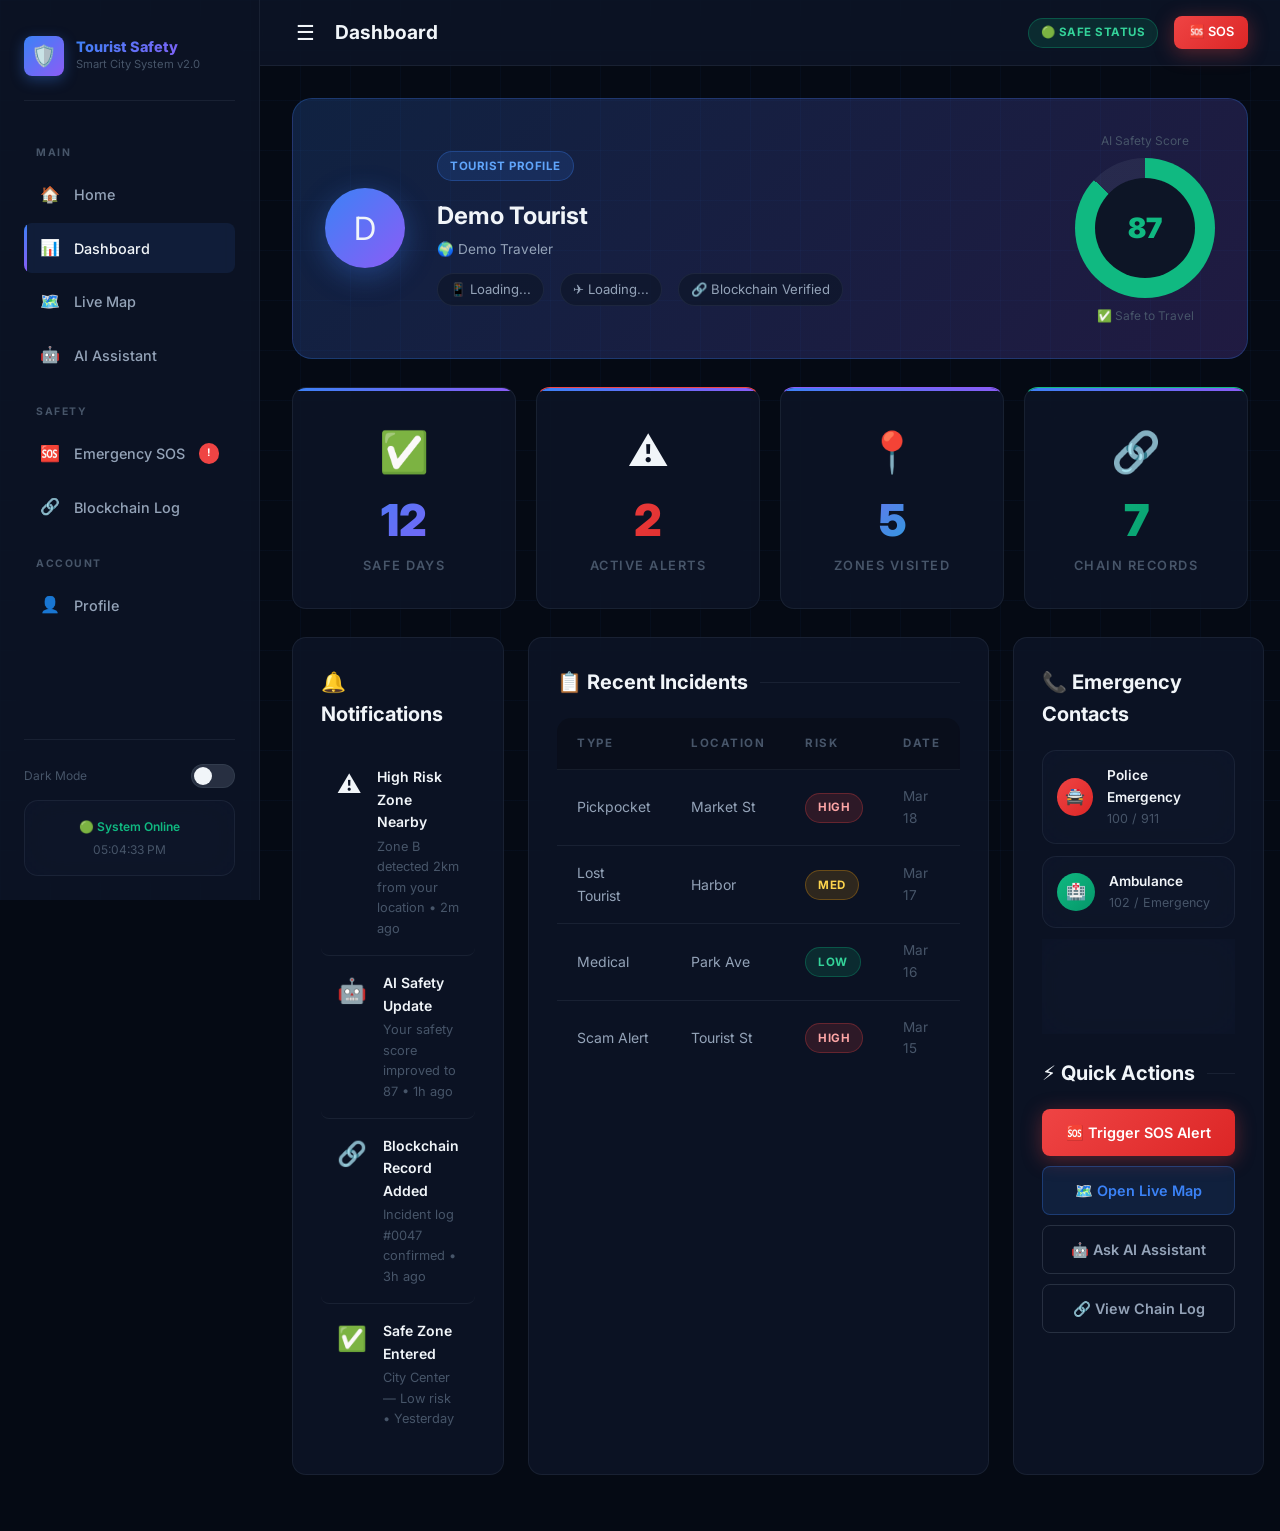
<file: frontend/dashboard.html>
<!DOCTYPE html>
<html lang="en">
<head>
  <meta charset="UTF-8" />
  <meta name="viewport" content="width=device-width, initial-scale=1.0" />
  <title>Tourist Dashboard — Smart Tourist Safety System</title>
  <meta name="description" content="Your personal tourist safety dashboard with AI safety score, alerts, and emergency contacts." />
  <link rel="stylesheet" href="css/style.css" />
  <style>
    .top-bar {
      display: flex;
      align-items: center;
      justify-content: space-between;
      padding: 1rem 2rem;
      background: var(--glass-bg);
      backdrop-filter: blur(20px);
      border-bottom: 1px solid var(--glass-border);
      position: sticky;
      top: 0;
      z-index: 150;
      margin-left: var(--sidebar-width);
    }
    .dashboard-grid {
      display: grid;
      grid-template-columns: repeat(4, 1fr);
      gap: 1.25rem;
      margin-bottom: 1.75rem;
    }
    .profile-banner {
      background: linear-gradient(135deg, rgba(59,130,246,0.2), rgba(139,92,246,0.2));
      border: 1px solid rgba(59,130,246,0.25);
      border-radius: var(--radius-lg);
      padding: 2rem;
      margin-bottom: 1.75rem;
      display: flex;
      align-items: center;
      gap: 2rem;
      animation: slideDown 0.5s ease both;
    }
    .profile-avatar {
      width: 80px;
      height: 80px;
      border-radius: 50%;
      background: var(--grad-primary);
      display: flex;
      align-items: center;
      justify-content: center;
      font-size: 2rem;
      flex-shrink: 0;
      box-shadow: 0 8px 30px var(--primary-glow);
    }
    .profile-info h2 { font-size: 1.5rem; margin-bottom: 0.25rem; }
    .profile-info .meta { display: flex; gap: 1rem; flex-wrap: wrap; margin-top: 0.75rem; }
    .meta-chip {
      display: flex;
      align-items: center;
      gap: 0.4rem;
      font-size: 0.82rem;
      color: var(--text-secondary);
      background: var(--glass-bg);
      border: 1px solid var(--glass-border);
      padding: 0.3rem 0.75rem;
      border-radius: 99px;
    }
    .safety-score-wrapper {
      margin-left: auto;
      text-align: center;
    }
    @media (max-width:768px) {
      .dashboard-grid { grid-template-columns: repeat(2,1fr); }
      .profile-banner { flex-direction: column; text-align: center; }
      .safety-score-wrapper { margin-left: 0; }
      .top-bar { margin-left: 0; }
    }
    @media (max-width:480px) {
      .dashboard-grid { grid-template-columns: 1fr; }
    }
  </style>
</head>
<body>
  <!-- SIDEBAR -->
  <aside class="sidebar" id="sidebar" aria-label="Navigation sidebar">
    <div class="sidebar-brand">
      <div class="brand-icon">🛡️</div>
      <div>
        <div class="brand-text">Tourist Safety</div>
        <div class="brand-sub">Smart City System v2.0</div>
      </div>
    </div>

    <div class="sidebar-section-label">Main</div>
    <nav class="sidebar-nav">
      <a href="index.html"><span class="nav-icon">🏠</span> Home</a>
      <a href="dashboard.html" class="active"><span class="nav-icon">📊</span> Dashboard</a>
      <a href="map.html"><span class="nav-icon">🗺️</span> Live Map</a>
      <a href="chatbot.html"><span class="nav-icon">🤖</span> AI Assistant</a>
    </nav>

    <div class="sidebar-section-label">Safety</div>
    <nav class="sidebar-nav">
      <a href="emergency.html"><span class="nav-icon">🆘</span> Emergency SOS <span class="nav-badge">!</span></a>
      <a href="blockchain.html"><span class="nav-icon">🔗</span> Blockchain Log</a>
    </nav>

    <div class="sidebar-section-label">Account</div>
    <nav class="sidebar-nav">
      <a href="register.html"><span class="nav-icon">👤</span> Profile</a>
    </nav>

    <div class="sidebar-footer">
      <div style="display:flex;align-items:center;justify-content:space-between;margin-bottom:0.75rem;">
        <span class="text-xs text-muted">Dark Mode</span>
        <button class="theme-toggle" id="themeToggle" aria-label="Toggle theme"></button>
      </div>
      <div class="card" style="padding:1rem;text-align:center;">
        <div style="font-size:0.75rem;color:var(--success);font-weight:600;margin-bottom:0.25rem;">🟢 System Online</div>
        <div class="text-xs text-muted" id="sidebarTime"></div>
      </div>
    </div>
  </aside>

  <!-- TOP BAR -->
  <div class="top-bar">
    <div style="display:flex;align-items:center;gap:1rem;">
      <button onclick="toggleSidebar()" style="background:none;border:none;color:var(--text-primary);font-size:1.3rem;cursor:pointer;padding:0.25rem;" aria-label="Toggle sidebar">☰</button>
      <h1 style="font-size:1.2rem;font-weight:700;">Dashboard</h1>
    </div>
    <div style="display:flex;align-items:center;gap:1rem;">
      <div class="badge badge-success">🟢 Safe Status</div>
      <a href="emergency.html" class="btn btn-danger btn-sm">🆘 SOS</a>
    </div>
  </div>

  <!-- MAIN CONTENT -->
  <main class="main-content" style="margin-top:0;">
    <!-- Profile Banner -->
    <div class="profile-banner" id="profileBanner">
      <div class="profile-avatar" id="profileAvatar">👤</div>
      <div class="profile-info">
        <div class="badge badge-primary mb-2">Tourist Profile</div>
        <h2 id="profileName">Welcome Back!</h2>
        <p class="text-secondary text-sm" id="profileCountry">Loading profile...</p>
        <div class="meta" id="profileMeta">
          <div class="meta-chip">📱 Loading...</div>
          <div class="meta-chip">✈️ Loading...</div>
          <div class="meta-chip">🔗 Blockchain Verified</div>
        </div>
      </div>
      <div class="safety-score-wrapper">
        <div class="text-xs text-muted mb-2" style="margin-bottom:0.5rem;">AI Safety Score</div>
        <div class="safety-gauge" id="safetyGauge" style="--score-deg:270deg;">
          <span class="gauge-value" id="gaugeValue">--</span>
        </div>
        <div class="text-xs text-muted mt-2" id="scoreLabel" style="margin-top:0.5rem;">Calculating...</div>
      </div>
    </div>

    <!-- Stat Cards -->
    <div class="dashboard-grid">
      <div class="card stat-card" style="animation:slideUp 0.4s 0.1s both;">
        <span class="stat-icon">✅</span>
        <div class="stat-value" id="statSafe">12</div>
        <div class="stat-label">Safe Days</div>
      </div>
      <div class="card stat-card" style="animation:slideUp 0.4s 0.2s both;border-top-color:#ef4444;">
        <span class="stat-icon">⚠️</span>
        <div class="stat-value" id="statAlerts" style="background:var(--grad-danger);-webkit-background-clip:text;background-clip:text;color:transparent;">2</div>
        <div class="stat-label">Active Alerts</div>
      </div>
      <div class="card stat-card" style="animation:slideUp 0.4s 0.3s both;border-top-color:#8b5cf6;">
        <span class="stat-icon">📍</span>
        <div class="stat-value" id="statZones" style="background:linear-gradient(135deg,#8b5cf6,#06b6d4);-webkit-background-clip:text;background-clip:text;color:transparent;">5</div>
        <div class="stat-label">Zones Visited</div>
      </div>
      <div class="card stat-card" style="animation:slideUp 0.4s 0.4s both;border-top-color:#10b981;">
        <span class="stat-icon">🔗</span>
        <div class="stat-value" id="statChain" style="background:var(--grad-success);-webkit-background-clip:text;background-clip:text;color:transparent;">7</div>
        <div class="stat-label">Chain Records</div>
      </div>
    </div>

    <!-- Bottom Grid -->
    <div style="display:grid;grid-template-columns:1fr 1.4fr 1fr;gap:1.5rem;margin-bottom:1.5rem;" id="bottomGrid">

      <!-- Notifications -->
      <div class="card" style="animation:slideUp 0.5s 0.3s both;display:flex;flex-direction:column;">
        <div class="section-title">🔔 Notifications</div>
        <div id="notifList" style="display:flex;flex-direction:column;flex:1;">
          <div class="notif-item">
            <span class="notif-icon">⚠️</span>
            <div class="notif-body">
              <h4>High Risk Zone Nearby</h4>
              <p>Zone B detected 2km from your location • 2m ago</p>
            </div>
          </div>
          <div class="notif-item">
            <span class="notif-icon">🤖</span>
            <div class="notif-body">
              <h4>AI Safety Update</h4>
              <p>Your safety score improved to 87 • 1h ago</p>
            </div>
          </div>
          <div class="notif-item">
            <span class="notif-icon">🔗</span>
            <div class="notif-body">
              <h4>Blockchain Record Added</h4>
              <p>Incident log #0047 confirmed • 3h ago</p>
            </div>
          </div>
          <div class="notif-item">
            <span class="notif-icon">✅</span>
            <div class="notif-body">
              <h4>Safe Zone Entered</h4>
              <p>City Center — Low risk • Yesterday</p>
            </div>
          </div>
        </div>
      </div>

      <!-- Recent Incidents -->
      <div class="card" style="animation:slideUp 0.5s 0.4s both;">
        <div class="section-title">📋 Recent Incidents</div>
        <div class="table-wrapper">
          <table>
            <thead>
              <tr>
                <th>Type</th>
                <th>Location</th>
                <th>Risk</th>
                <th>Date</th>
              </tr>
            </thead>
            <tbody id="incidentTable">
              <tr>
                <td>Pickpocket</td>
                <td>Market St</td>
                <td><span class="badge badge-danger">High</span></td>
                <td class="text-muted text-sm">Mar 18</td>
              </tr>
              <tr>
                <td>Lost Tourist</td>
                <td>Harbor</td>
                <td><span class="badge badge-warning">Med</span></td>
                <td class="text-muted text-sm">Mar 17</td>
              </tr>
              <tr>
                <td>Medical</td>
                <td>Park Ave</td>
                <td><span class="badge badge-success">Low</span></td>
                <td class="text-muted text-sm">Mar 16</td>
              </tr>
              <tr>
                <td>Scam Alert</td>
                <td>Tourist St</td>
                <td><span class="badge badge-danger">High</span></td>
                <td class="text-muted text-sm">Mar 15</td>
              </tr>
            </tbody>
          </table>
        </div>
      </div>

      <!-- Emergency Contacts & Quick Actions -->
      <div class="card" style="animation:slideUp 0.5s 0.5s both;display:flex;flex-direction:column;gap:1.5rem;">
        <div>
          <div class="section-title">📞 Emergency Contacts</div>
          <div style="display:flex;flex-direction:column;gap:0.75rem;" id="emergContacts">
            <div class="card" style="padding:0.875rem;display:flex;align-items:center;gap:0.875rem;">
              <div style="width:38px;height:38px;background:var(--grad-danger);border-radius:50%;display:flex;align-items:center;justify-content:center;font-size:1rem;">🚔</div>
              <div>
                <div style="font-size:0.85rem;font-weight:600;">Police Emergency</div>
                <div style="font-size:0.78rem;color:var(--text-muted);">100 / 911</div>
              </div>
            </div>
            <div class="card" style="padding:0.875rem;display:flex;align-items:center;gap:0.875rem;">
              <div style="width:38px;height:38px;background:var(--grad-success);border-radius:50%;display:flex;align-items:center;justify-content:center;font-size:1rem;">🏥</div>
              <div>
                <div style="font-size:0.85rem;font-weight:600;">Ambulance</div>
                <div style="font-size:0.78rem;color:var(--text-muted);">102 / Emergency</div>
              </div>
            </div>
            <div class="card" style="padding:0.875rem;display:flex;align-items:center;gap:0.875rem;">
              <div style="width:38px;height:38px;background:var(--grad-cyan);border-radius:50%;display:flex;align-items:center;justify-content:center;font-size:1rem;">👤</div>
              <div>
                <div style="font-size:0.85rem;font-weight:600;" id="emergContactName">Emergency Contact</div>
                <div style="font-size:0.78rem;color:var(--text-muted);" id="emergContactPhone">Register to set</div>
              </div>
            </div>
          </div>
        </div>
        <div>
          <div class="section-title">⚡ Quick Actions</div>
          <div style="display:flex;flex-direction:column;gap:0.625rem;">
            <a href="emergency.html" class="btn btn-danger w-full">🆘 Trigger SOS Alert</a>
            <a href="map.html" class="btn btn-secondary w-full">🗺️ Open Live Map</a>
            <a href="chatbot.html" class="btn btn-ghost w-full">🤖 Ask AI Assistant</a>
            <a href="blockchain.html" class="btn btn-ghost w-full">🔗 View Chain Log</a>
          </div>
        </div>
      </div>
    </div>
  </main>

  <div class="toast-container" id="toastContainer" aria-live="polite"></div>
  <script src="js/utils.js"></script>
  <script src="js/api.js"></script>
  <script>
    // Live clock
    function updateClock() {
      const now = new Date();
      document.getElementById('sidebarTime').textContent = now.toLocaleTimeString([], {hour:'2-digit',minute:'2-digit',second:'2-digit'});
    }
    setInterval(updateClock, 1000);
    updateClock();

    function toggleSidebar() {
      document.getElementById('sidebar').classList.toggle('open');
    }

    // Load profile from localStorage / API
    async function loadDashboard() {
      const name = localStorage.getItem('touristName') || 'Demo Tourist';
      document.getElementById('profileName').textContent = name;
      document.getElementById('profileAvatar').textContent = name.charAt(0).toUpperCase();

      try {
        const score = await API.getSafetyScore();
        renderScore(score.score || 87);
        document.getElementById('profileCountry').textContent = score.country || '🌍 Traveler';
        const m = document.getElementById('profileMeta');
        m.innerHTML = `
          <div class="meta-chip">📱 ${score.phone || '+1 234-567-8900'}</div>
          <div class="meta-chip">✈️ ${score.country || 'International'}</div>
          <div class="meta-chip">🔗 Blockchain Verified</div>
        `;
      } catch {
        renderScore(87);
        document.getElementById('profileCountry').textContent = '🌍 Demo Traveler';
      }

      try {
        const incidents = await API.getIncidents();
        if (incidents && incidents.length > 0) renderIncidentTable(incidents.slice(0,4));
      } catch { /* use default table */ }
    }

    function renderScore(score) {
      document.getElementById('gaugeValue').textContent = score;
      const deg = (score / 100) * 360;
      const color = score >= 70 ? 'var(--success)' : score >= 40 ? 'var(--warning)' : 'var(--danger)';
      document.getElementById('safetyGauge').style.background = `conic-gradient(${color} ${deg}deg, var(--glass-border) 0)`;
      document.getElementById('safetyGauge').style.boxShadow = `0 0 30px ${color}33`;
      document.getElementById('scoreLabel').textContent = score >= 70 ? '✅ Safe to Travel' : score >= 40 ? '⚠️ Moderate Risk' : '🔴 High Risk Area';
    }

    function renderIncidentTable(data) {
      const tbody = document.getElementById('incidentTable');
      tbody.innerHTML = data.map(i => `
        <tr>
          <td>${i.type || 'Incident'}</td>
          <td>${i.location || 'Unknown'}</td>
          <td><span class="badge badge-${i.riskLevel === 'HIGH' ? 'danger' : i.riskLevel === 'MEDIUM' ? 'warning' : 'success'}">${i.riskLevel || 'Med'}</span></td>
          <td class="text-muted text-sm">${new Date(i.timestamp).toLocaleDateString('en',{month:'short',day:'numeric'})}</td>
        </tr>
      `).join('');
    }

    // Responsive grid
    function handleResize() {
      const w = window.innerWidth;
      const g = document.getElementById('bottomGrid');
      if (w < 900) g.style.gridTemplateColumns = '1fr';
      else if (w < 1200) g.style.gridTemplateColumns = '1fr 1fr';
      else g.style.gridTemplateColumns = '1fr 1.4fr 1fr';
    }
    window.addEventListener('resize', handleResize);
    handleResize();

    loadDashboard();
  </script>
</body>
</html>
</file>
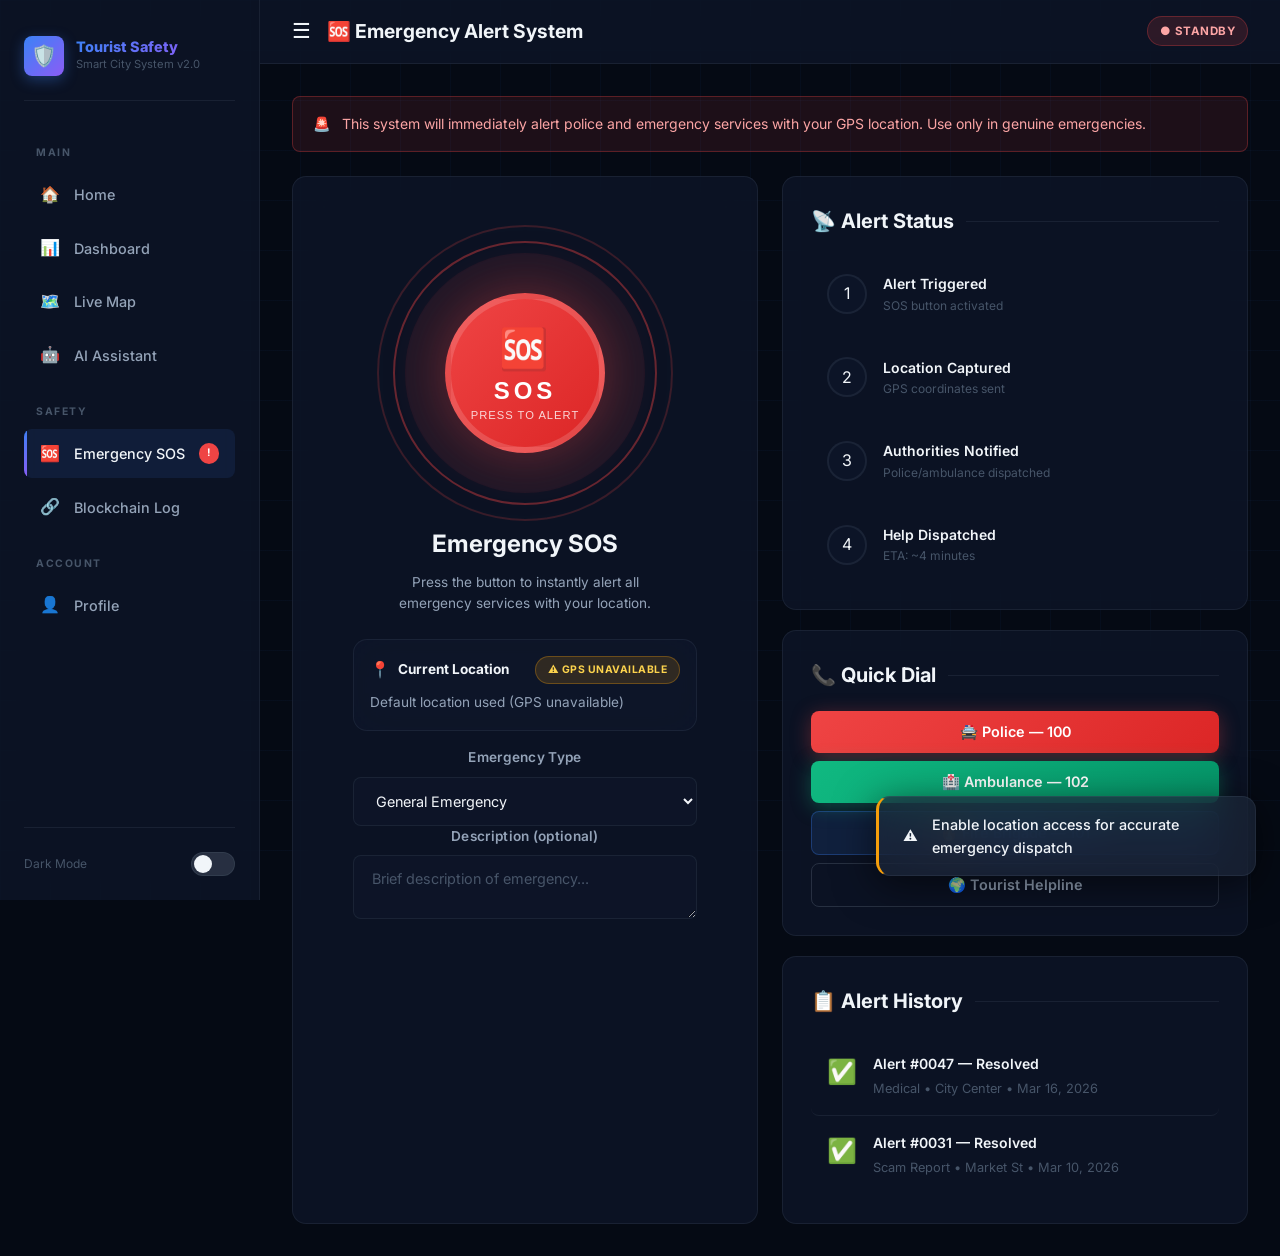
<file: frontend/emergency.html>
<!DOCTYPE html>
<html lang="en">
<head>
  <meta charset="UTF-8" />
  <meta name="viewport" content="width=device-width, initial-scale=1.0" />
  <title>Emergency Alert System — Smart Tourist Safety System</title>
  <meta name="description" content="One-tap emergency SOS alert system with real-time location tracking and authority notification." />
  <link rel="stylesheet" href="css/style.css" />
  <style>
    .top-bar {
      display: flex; align-items: center; justify-content: space-between;
      padding: 1rem 2rem; background: var(--glass-bg); backdrop-filter: blur(20px);
      border-bottom: 1px solid var(--glass-border); position: sticky; top: 0;
      z-index: 150; margin-left: var(--sidebar-width);
    }
    .emerg-grid {
      display: grid;
      grid-template-columns: 1fr 1fr;
      gap: 1.5rem;
    }
    .sos-center {
      display: flex;
      flex-direction: column;
      align-items: center;
      justify-content: center;
      padding: 3rem 2rem;
      text-align: center;
    }
    .sos-ring-outer {
      width: 240px; height: 240px; border-radius: 50%;
      background: rgba(239,68,68,0.08);
      display: flex; align-items: center; justify-content: center;
      position: relative;
      margin-bottom: 2rem;
    }
    .sos-ring-outer::before, .sos-ring-outer::after {
      content: '';
      position: absolute;
      border-radius: 50%;
      border: 2px solid rgba(239,68,68,0.4);
      animation: sosPulseRing 2.4s infinite;
    }
    .sos-ring-outer::before { inset: -12px; }
    .sos-ring-outer::after  { inset: -28px; animation-delay: 0.6s; border-color: rgba(239,68,68,0.2); }

    .sos-btn-main {
      width: 160px; height: 160px;
      border-radius: 50%;
      background: var(--grad-danger);
      border: 6px solid rgba(255,255,255,0.15);
      color: white;
      font-size: 1.2rem;
      font-weight: 900;
      letter-spacing: 2px;
      cursor: pointer;
      display: flex;
      flex-direction: column;
      align-items: center;
      justify-content: center;
      gap: 0.25rem;
      box-shadow: 0 0 60px rgba(239,68,68,0.4), 0 0 0 0 rgba(239,68,68,0.7);
      animation: sosPulse 2s infinite;
      transition: all 0.2s;
    }
    .sos-btn-main:hover { transform: scale(1.05); box-shadow: 0 0 80px rgba(239,68,68,0.6); }
    .sos-btn-main:active { transform: scale(0.97); }
    .sos-btn-main .sos-icon { font-size: 2.5rem; }
    .sos-btn-main .sos-label { font-size: 1.5rem; letter-spacing: 4px; }
    .sos-btn-main .sos-sub { font-size: 0.7rem; font-weight: 500; opacity: 0.8; letter-spacing: 1px; }

    /* Status Timeline */
    .status-step {
      display: flex;
      align-items: center;
      gap: 1rem;
      padding: 1rem;
      border-radius: var(--radius-sm);
      transition: all var(--transition);
    }
    .status-step.active { background: rgba(59,130,246,0.1); border: 1px solid rgba(59,130,246,0.25); }
    .status-step.done { background: rgba(16,185,129,0.08); border: 1px solid rgba(16,185,129,0.2); }
    .status-circle {
      width: 40px; height: 40px; border-radius: 50%;
      display: flex; align-items: center; justify-content: center;
      font-size: 1rem; flex-shrink: 0;
      background: var(--glass-bg);
      border: 2px solid var(--glass-border);
      transition: all var(--transition);
    }
    .status-circle.active { background: var(--primary); border-color: var(--primary); color: white; }
    .status-circle.done { background: var(--success); border-color: var(--success); color: white; }

    .form-section { padding: 1.75rem; }

    @media (max-width: 900px) { .emerg-grid { grid-template-columns: 1fr; } .top-bar { margin-left: 0; } }
  </style>
</head>
<body>
  <!-- SIDEBAR -->
  <aside class="sidebar" id="sidebar">
    <div class="sidebar-brand">
      <div class="brand-icon">🛡️</div>
      <div><div class="brand-text">Tourist Safety</div><div class="brand-sub">Smart City System v2.0</div></div>
    </div>
    <div class="sidebar-section-label">Main</div>
    <nav class="sidebar-nav">
      <a href="index.html"><span class="nav-icon">🏠</span> Home</a>
      <a href="dashboard.html"><span class="nav-icon">📊</span> Dashboard</a>
      <a href="map.html"><span class="nav-icon">🗺️</span> Live Map</a>
      <a href="chatbot.html"><span class="nav-icon">🤖</span> AI Assistant</a>
    </nav>
    <div class="sidebar-section-label">Safety</div>
    <nav class="sidebar-nav">
      <a href="emergency.html" class="active"><span class="nav-icon">🆘</span> Emergency SOS <span class="nav-badge">!</span></a>
      <a href="blockchain.html"><span class="nav-icon">🔗</span> Blockchain Log</a>
    </nav>
    <div class="sidebar-section-label">Account</div>
    <nav class="sidebar-nav"><a href="register.html"><span class="nav-icon">👤</span> Profile</a></nav>
    <div class="sidebar-footer">
      <div style="display:flex;align-items:center;justify-content:space-between;">
        <span class="text-xs text-muted">Dark Mode</span>
        <button class="theme-toggle" id="themeToggle" aria-label="Toggle theme"></button>
      </div>
    </div>
  </aside>

  <!-- TOP BAR -->
  <div class="top-bar">
    <div style="display:flex;align-items:center;gap:1rem;">
      <button onclick="document.getElementById('sidebar').classList.toggle('open')" style="background:none;border:none;color:var(--text-primary);font-size:1.3rem;cursor:pointer;">☰</button>
      <h1 style="font-size:1.2rem;font-weight:700;">🆘 Emergency Alert System</h1>
    </div>
    <div style="display:flex;align-items:center;gap:0.75rem;">
      <div class="badge badge-danger" id="alertStatus">● Standby</div>
    </div>
  </div>

  <main class="main-content" style="margin-top:0;">
    <!-- Warning Banner -->
    <div class="alert alert-danger" style="margin-bottom:1.5rem;">
      <span>🚨</span>
      <span>This system will immediately alert police and emergency services with your GPS location. Use only in genuine emergencies.</span>
    </div>

    <div class="emerg-grid">
      <!-- SOS Panel -->
      <div class="card" style="animation:scaleIn 0.5s ease;">
        <div class="sos-center">
          <div class="sos-ring-outer">
            <button class="sos-btn-main" id="sosBtnMain" onclick="triggerSOS()" aria-label="Trigger emergency SOS alert">
              <span class="sos-icon">🆘</span>
              <span class="sos-label">SOS</span>
              <span class="sos-sub">PRESS TO ALERT</span>
            </button>
          </div>
          <h2 style="font-size:1.5rem;margin-bottom:0.5rem;">Emergency SOS</h2>
          <p class="text-secondary text-sm" style="max-width:280px;margin-bottom:1.5rem;">Press the button to instantly alert all emergency services with your location.</p>

          <!-- Location display -->
          <div class="card" style="width:100%;padding:1rem;text-align:left;margin-bottom:1rem;">
            <div class="flex items-center gap-1">
              <span>📍</span>
              <span class="text-sm font-bold">Current Location</span>
              <span class="badge badge-success" style="margin-left:auto;font-size:0.65rem;" id="gpsStatus">Detecting...</span>
            </div>
            <div class="text-secondary text-sm mt-1" id="locDisplay">Acquiring GPS coordinates...</div>
            <div class="text-xs text-muted" id="coordDisplay"></div>
          </div>

          <!-- Quick Type -->
          <div style="width:100%;">
            <label class="form-label">Emergency Type</label>
            <select class="form-control" id="emergType">
              <option value="general">General Emergency</option>
              <option value="medical">Medical Emergency</option>
              <option value="crime">Crime / Assault</option>
              <option value="fire">Fire / Accident</option>
              <option value="lost">Lost / Missing</option>
              <option value="scam">Scam / Fraud</option>
            </select>
          </div>
          <div style="width:100%;">
            <label class="form-label">Description (optional)</label>
            <textarea class="form-control" id="emergDesc" rows="2" placeholder="Brief description of emergency..."></textarea>
          </div>
        </div>
      </div>

      <!-- Right Panel -->
      <div style="display:flex;flex-direction:column;gap:1.25rem;">
        <!-- Alert Status -->
        <div class="card" style="padding:1.75rem;animation:slideUp 0.5s 0.2s both;">
          <div class="section-title">📡 Alert Status</div>
          <div style="display:flex;flex-direction:column;gap:0.625rem;" id="statusSteps">
            <div class="status-step" id="ss1">
              <div class="status-circle" id="sc1">1</div>
              <div><div style="font-size:0.875rem;font-weight:600;">Alert Triggered</div><div class="text-xs text-muted">SOS button activated</div></div>
            </div>
            <div class="status-step" id="ss2">
              <div class="status-circle" id="sc2">2</div>
              <div><div style="font-size:0.875rem;font-weight:600;">Location Captured</div><div class="text-xs text-muted">GPS coordinates sent</div></div>
            </div>
            <div class="status-step" id="ss3">
              <div class="status-circle" id="sc3">3</div>
              <div><div style="font-size:0.875rem;font-weight:600;">Authorities Notified</div><div class="text-xs text-muted">Police/ambulance dispatched</div></div>
            </div>
            <div class="status-step" id="ss4">
              <div class="status-circle" id="sc4">4</div>
              <div><div style="font-size:0.875rem;font-weight:600;">Help Dispatched</div><div class="text-xs text-muted">ETA: ~4 minutes</div></div>
            </div>
          </div>
          <div id="resolvedMsg" class="hidden" style="margin-top:1rem;">
            <div class="badge badge-success" style="font-size:0.85rem;padding:0.5rem 1rem;">✅ Alert Resolved</div>
          </div>
        </div>

        <!-- Emergency Contacts Quick -->
        <div class="card" style="padding:1.75rem;animation:slideUp 0.5s 0.3s both;">
          <div class="section-title">📞 Quick Dial</div>
          <div style="display:flex;flex-direction:column;gap:0.5rem;">
            <button class="btn btn-danger" onclick="showToast('Dialing Police: 100...','info')">🚔 Police — 100</button>
            <button class="btn btn-success" onclick="showToast('Dialing Ambulance: 102...','info')">🏥 Ambulance — 102</button>
            <button class="btn btn-secondary" onclick="showToast('Dialing Fire: 101...','info')">🔥 Fire Brigade — 101</button>
            <button class="btn btn-ghost" onclick="showToast('Dialing Tourist Helpline...','info')">🌍 Tourist Helpline</button>
          </div>
        </div>

        <!-- Alert History -->
        <div class="card" style="padding:1.75rem;animation:slideUp 0.5s 0.4s both;">
          <div class="section-title">📋 Alert History</div>
          <div id="alertHistory">
            <div class="notif-item">
              <span class="notif-icon">✅</span>
              <div class="notif-body">
                <h4>Alert #0047 — Resolved</h4>
                <p>Medical • City Center • Mar 16, 2026</p>
              </div>
            </div>
            <div class="notif-item">
              <span class="notif-icon">✅</span>
              <div class="notif-body">
                <h4>Alert #0031 — Resolved</h4>
                <p>Scam Report • Market St • Mar 10, 2026</p>
              </div>
            </div>
          </div>
        </div>
      </div>
    </div>
  </main>

  <div class="toast-container" id="toastContainer" aria-live="polite"></div>
  <script src="js/utils.js"></script>
  <script src="js/api.js"></script>
  <script src="js/emergency.js"></script>
</body>
</html>
</file>
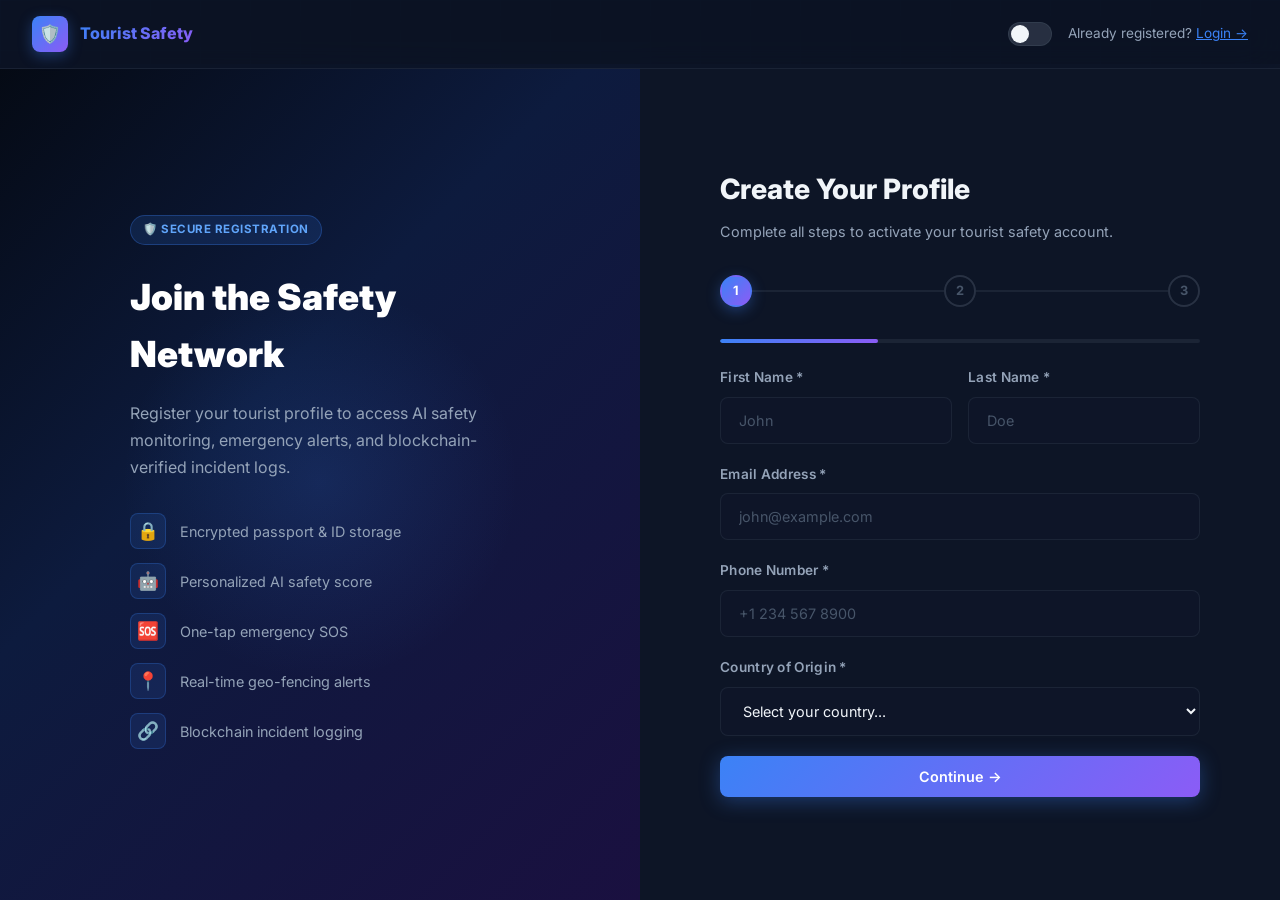
<file: frontend/register.html>
<!DOCTYPE html>
<html lang="en">
<head>
  <meta charset="UTF-8" />
  <meta name="viewport" content="width=device-width, initial-scale=1.0" />
  <title>Register — Smart Tourist Safety System</title>
  <meta name="description" content="Register your tourist profile for AI-powered safety monitoring and emergency support." />
  <link rel="stylesheet" href="css/style.css" />
  <style>
    .reg-layout {
      min-height: 100vh;
      display: grid;
      grid-template-columns: 1fr 1fr;
      position: relative;
    }
    .reg-hero {
      background: linear-gradient(135deg, #050a14 0%, #0d1b3e 40%, #1a1040 100%);
      display: flex;
      flex-direction: column;
      justify-content: center;
      align-items: center;
      padding: 3rem;
      position: relative;
      overflow: hidden;
    }
    .reg-hero::before {
      content: '';
      position: absolute;
      width: 400px;
      height: 400px;
      background: radial-gradient(circle, rgba(59,130,246,0.15) 0%, transparent 70%);
      top: 50%;
      left: 50%;
      transform: translate(-50%,-50%);
      pointer-events: none;
    }
    .reg-hero-content { position: relative; z-index: 1; max-width: 380px; }
    .reg-hero h1 { font-size: 2.25rem; font-weight: 900; color: white; margin-bottom: 1rem; }
    .reg-hero p { color: var(--text-secondary); font-size: 1rem; line-height: 1.7; margin-bottom: 2rem; }
    .hero-feature-list { list-style: none; display: flex; flex-direction: column; gap: 0.875rem; }
    .hero-feature-list li {
      display: flex;
      align-items: center;
      gap: 0.875rem;
      color: var(--text-secondary);
      font-size: 0.9rem;
    }
    .hero-feature-list li .fi {
      width: 36px;
      height: 36px;
      background: rgba(59,130,246,0.12);
      border: 1px solid rgba(59,130,246,0.25);
      border-radius: 8px;
      display: flex;
      align-items: center;
      justify-content: center;
      font-size: 1.1rem;
      flex-shrink: 0;
    }

    .reg-form-panel {
      background: var(--bg-surface);
      display: flex;
      align-items: center;
      justify-content: center;
      padding: 3rem 2rem;
      overflow-y: auto;
    }
    .reg-form-box {
      width: 100%;
      max-width: 480px;
      animation: slideUp 0.6s ease both;
    }
    .reg-form-box .form-title {
      font-size: 1.75rem;
      font-weight: 800;
      margin-bottom: 0.5rem;
    }
    .reg-form-box .form-subtitle {
      color: var(--text-secondary);
      font-size: 0.9rem;
      margin-bottom: 2rem;
    }

    /* Step indicator */
    .step-indicator {
      display: flex;
      align-items: center;
      margin-bottom: 2rem;
      gap: 0;
    }
    .step-dot {
      width: 32px;
      height: 32px;
      border-radius: 50%;
      display: flex;
      align-items: center;
      justify-content: center;
      font-size: 0.8rem;
      font-weight: 700;
      border: 2px solid var(--glass-border-strong);
      color: var(--text-muted);
      transition: all 0.3s ease;
      flex-shrink: 0;
    }
    .step-dot.active {
      background: var(--grad-primary);
      border-color: transparent;
      color: white;
      box-shadow: 0 4px 14px var(--primary-glow);
    }
    .step-dot.done {
      background: var(--success);
      border-color: transparent;
      color: white;
    }
    .step-line {
      flex: 1;
      height: 2px;
      background: var(--glass-border);
      transition: background 0.3s ease;
    }
    .step-line.done { background: var(--success); }

    /* File upload */
    .file-upload-zone {
      border: 2px dashed var(--glass-border-strong);
      border-radius: var(--radius-md);
      padding: 2rem;
      text-align: center;
      cursor: pointer;
      transition: all 0.3s ease;
      position: relative;
    }
    .file-upload-zone:hover, .file-upload-zone.dragover {
      border-color: var(--primary);
      background: rgba(59,130,246,0.06);
    }
    .file-upload-zone input[type="file"] {
      position: absolute;
      inset: 0;
      opacity: 0;
      cursor: pointer;
      width: 100%;
      height: 100%;
      margin: 0;
      padding: 0;
    }
    .file-upload-icon { font-size: 2.5rem; margin-bottom: 0.75rem; display: block; }
    .file-upload-text { color: var(--text-secondary); font-size: 0.875rem; }
    .file-upload-hint { color: var(--text-muted); font-size: 0.78rem; margin-top: 0.4rem; }

    .form-row { display: grid; grid-template-columns: 1fr 1fr; gap: 1rem; }

    /* Country select */
    select.form-control { color: var(--text-primary); }

    .progress-bar-wrap {
      height: 4px;
      background: var(--glass-border);
      border-radius: 99px;
      margin-bottom: 1.5rem;
      overflow: hidden;
    }
    .progress-bar {
      height: 100%;
      background: var(--grad-primary);
      border-radius: 99px;
      transition: width 0.4s ease;
    }

    @media (max-width: 900px) {
      .reg-layout { grid-template-columns: 1fr; }
      .reg-hero { display: none; }
    }
    @media (max-width: 480px) {
      .form-row { grid-template-columns: 1fr; }
    }
  </style>
</head>
<body>
  <!-- Top mini-navbar -->
  <div style="position:fixed;top:0;left:0;right:0;z-index:500;display:flex;align-items:center;justify-content:space-between;padding:1rem 2rem;background:var(--glass-bg);backdrop-filter:blur(20px);border-bottom:1px solid var(--glass-border);">
    <a href="index.html" class="navbar-brand">
      <div class="logo-icon">🛡️</div>
      <span class="logo-text">Tourist Safety</span>
    </a>
    <div style="display:flex;align-items:center;gap:1rem;">
      <button class="theme-toggle" id="themeToggle" aria-label="Toggle theme"></button>
      <span class="text-secondary text-sm">Already registered? <a href="dashboard.html" style="color:var(--primary);">Login →</a></span>
    </div>
  </div>

  <div class="reg-layout" style="padding-top:64px;">
    <!-- Left Hero Panel -->
    <div class="reg-hero">
      <div class="reg-hero-content">
        <div class="badge badge-primary mb-3" style="display:inline-flex;">🛡️ Secure Registration</div>
        <h1>Join the Safety Network</h1>
        <p>Register your tourist profile to access AI safety monitoring, emergency alerts, and blockchain-verified incident logs.</p>
        <ul class="hero-feature-list">
          <li><div class="fi">🔒</div> Encrypted passport & ID storage</li>
          <li><div class="fi">🤖</div> Personalized AI safety score</li>
          <li><div class="fi">🆘</div> One-tap emergency SOS</li>
          <li><div class="fi">📍</div> Real-time geo-fencing alerts</li>
          <li><div class="fi">🔗</div> Blockchain incident logging</li>
        </ul>
      </div>
    </div>

    <!-- Right Form Panel -->
    <div class="reg-form-panel">
      <div class="reg-form-box">
        <h2 class="form-title">Create Your Profile</h2>
        <p class="form-subtitle">Complete all steps to activate your tourist safety account.</p>

        <!-- Step Indicator -->
        <div class="step-indicator" id="stepIndicator">
          <div class="step-dot active" id="dot1">1</div>
          <div class="step-line" id="line1"></div>
          <div class="step-dot" id="dot2">2</div>
          <div class="step-line" id="line2"></div>
          <div class="step-dot" id="dot3">3</div>
        </div>

        <!-- Progress -->
        <div class="progress-bar-wrap">
          <div class="progress-bar" id="formProgress" style="width:33%;"></div>
        </div>

        <!-- STEP 1: Personal Info -->
        <div id="step1">
          <div class="form-row">
            <div class="form-group">
              <label class="form-label" for="firstName">First Name *</label>
              <input type="text" id="firstName" class="form-control" placeholder="John" required />
            </div>
            <div class="form-group">
              <label class="form-label" for="lastName">Last Name *</label>
              <input type="text" id="lastName" class="form-control" placeholder="Doe" required />
            </div>
          </div>
          <div class="form-group">
            <label class="form-label" for="email">Email Address *</label>
            <input type="email" id="email" class="form-control" placeholder="john@example.com" required />
          </div>
          <div class="form-group">
            <label class="form-label" for="phone">Phone Number *</label>
            <input type="tel" id="phone" class="form-control" placeholder="+1 234 567 8900" required />
          </div>
          <div class="form-group">
            <label class="form-label" for="country">Country of Origin *</label>
            <select id="country" class="form-control" required>
              <option value="">Select your country...</option>
              <option>United States</option><option>United Kingdom</option><option>Germany</option>
              <option>France</option><option>Japan</option><option>Australia</option>
              <option>Canada</option><option>India</option><option>China</option>
              <option>Brazil</option><option>South Korea</option><option>Malaysia</option>
              <option>Singapore</option><option>UAE</option><option>Other</option>
            </select>
          </div>
          <button class="btn btn-primary w-full" onclick="goToStep(2)">Continue →</button>
        </div>

        <!-- STEP 2: Travel & ID Details -->
        <div id="step2" class="hidden">
          <div class="form-group">
            <label class="form-label" for="passport">Passport Number *</label>
            <input type="text" id="passport" class="form-control" placeholder="A12345678" required />
          </div>
          <div class="form-row">
            <div class="form-group">
              <label class="form-label" for="arrivalDate">Arrival Date *</label>
              <input type="date" id="arrivalDate" class="form-control" required />
            </div>
            <div class="form-group">
              <label class="form-label" for="departureDate">Departure Date *</label>
              <input type="date" id="departureDate" class="form-control" required />
            </div>
          </div>
          <div class="form-group">
            <label class="form-label" for="hotel">Hotel / Accommodation</label>
            <input type="text" id="hotel" class="form-control" placeholder="Grand Hotel, City Center" />
          </div>
          <div class="form-group">
            <label class="form-label">Upload Passport / ID *</label>
            <div class="file-upload-zone" id="fileZone">
              <input type="file" id="idFile" accept="image/*,.pdf" onchange="handleFileUpload(this)" />
              <span class="file-upload-icon">📄</span>
              <div class="file-upload-text">Drag & drop or <strong>click to browse</strong></div>
              <div class="file-upload-hint">Supports JPG, PNG, PDF — Max 10MB</div>
              <div id="fileStatus" class="mt-2 text-sm" style="color:var(--success);"></div>
            </div>
          </div>
          <div style="display:grid;grid-template-columns:1fr 1fr;gap:1rem;">
            <button class="btn btn-ghost" onclick="goToStep(1)">← Back</button>
            <button class="btn btn-primary" onclick="goToStep(3)">Continue →</button>
          </div>
        </div>

        <!-- STEP 3: Emergency Contacts & Password -->
        <div id="step3" class="hidden">
          <div class="form-group">
            <label class="form-label" for="emergencyName">Emergency Contact Name *</label>
            <input type="text" id="emergencyName" class="form-control" placeholder="Jane Doe" required />
          </div>
          <div class="form-group">
            <label class="form-label" for="emergencyPhone">Emergency Contact Phone *</label>
            <input type="tel" id="emergencyPhone" class="form-control" placeholder="+1 234 567 8900" required />
          </div>
          <div class="form-group">
            <label class="form-label" for="password">Create Password *</label>
            <input type="password" id="password" class="form-control" placeholder="Min. 8 characters" required />
          </div>
          <div class="form-group">
            <label class="form-label" for="confirmPassword">Confirm Password *</label>
            <input type="password" id="confirmPassword" class="form-control" placeholder="Repeat password" required />
          </div>
          <div class="alert alert-info" style="margin-bottom:1.25rem;">
            <span>🔒</span>
            <span>Your data is encrypted and stored securely. Your blockchain safety ID will be generated upon registration.</span>
          </div>
          <div style="display:grid;grid-template-columns:1fr 1fr;gap:1rem;">
            <button class="btn btn-ghost" onclick="goToStep(2)">← Back</button>
            <button class="btn btn-primary" id="submitBtn" onclick="handleRegister()">🚀 Register</button>
          </div>
        </div>

        <!-- Success State -->
        <div id="successState" class="hidden text-center" style="padding:2rem 0;">
          <div style="font-size:4rem;margin-bottom:1rem;animation:scaleIn 0.5s ease;">🎉</div>
          <h3 style="font-size:1.5rem;margin-bottom:0.5rem;">Registration Complete!</h3>
          <p class="text-secondary" style="margin-bottom:2rem;">Your tourist safety profile has been created with a unique blockchain ID.</p>
          <div class="card" style="padding:1rem;text-align:left;margin-bottom:1.5rem;">
            <div class="text-xs text-muted mb-1">Your Safety ID (Blockchain)</div>
            <div class="hash-text" id="blockchainId">Generating...</div>
          </div>
          <a href="dashboard.html" class="btn btn-primary w-full">Go to Dashboard →</a>
        </div>
      </div>
    </div>
  </div>

  <div class="toast-container" id="toastContainer" aria-live="polite"></div>
  <script src="js/utils.js"></script>
  <script src="js/api.js"></script>
  <script>
    let currentStep = 1;

    function goToStep(step) {
      if (step > currentStep && !validateStep(currentStep)) return;
      document.getElementById(`step${currentStep}`).classList.add('hidden');
      currentStep = step;
      document.getElementById(`step${currentStep}`).classList.remove('hidden');
      updateStepUI();
    }

    function validateStep(step) {
      if (step === 1) {
        const fn = document.getElementById('firstName').value.trim();
        const ln = document.getElementById('lastName').value.trim();
        const em = document.getElementById('email').value.trim();
        const ph = document.getElementById('phone').value.trim();
        const co = document.getElementById('country').value;
        if (!fn || !ln || !em || !ph || !co) {
          showToast('Please fill all required fields', 'error'); return false;
        }
        if (!/^[^\s@]+@[^\s@]+\.[^\s@]+$/.test(em)) {
          showToast('Please enter a valid email address', 'error'); return false;
        }
      }
      if (step === 2) {
        const pp = document.getElementById('passport').value.trim();
        const arr = document.getElementById('arrivalDate').value;
        const dep = document.getElementById('departureDate').value;
        if (!pp || !arr || !dep) {
          showToast('Please fill passport number and travel dates', 'error'); return false;
        }
      }
      return true;
    }

    function updateStepUI() {
      for (let i = 1; i <= 3; i++) {
        const dot = document.getElementById(`dot${i}`);
        dot.className = 'step-dot';
        if (i < currentStep) dot.classList.add('done');
        else if (i === currentStep) dot.classList.add('active');
      }
      for (let i = 1; i <= 2; i++) {
        const line = document.getElementById(`line${i}`);
        line.className = 'step-line';
        if (i < currentStep) line.classList.add('done');
      }
      const pct = (currentStep / 3) * 100;
      document.getElementById('formProgress').style.width = pct + '%';
    }

    function handleFileUpload(input) {
      const file = input.files[0];
      if (file) {
        document.getElementById('fileStatus').textContent = `✅ ${file.name} selected`;
        document.getElementById('fileZone').style.borderColor = 'var(--success)';
      }
    }

    async function handleRegister() {
      if (!validateStep(3)) return;
      const pw = document.getElementById('password').value;
      const cpw = document.getElementById('confirmPassword').value;
      if (pw !== cpw) { showToast('Passwords do not match', 'error'); return; }
      if (pw.length < 8) { showToast('Password must be at least 8 characters', 'error'); return; }

      const btn = document.getElementById('submitBtn');
      btn.disabled = true;
      btn.innerHTML = '<span class="spinner" style="width:20px;height:20px;margin:0;border-width:2px;"></span> Registering...';

      const payload = {
        name: `${document.getElementById('firstName').value} ${document.getElementById('lastName').value}`,
        email: document.getElementById('email').value,
        phone: document.getElementById('phone').value,
        country: document.getElementById('country').value,
        passportNumber: document.getElementById('passport').value,
        password: document.getElementById('password').value
      };

      try {
        const res = await API.register(payload);
        showRegistrationSuccess(res);
      } catch (e) {
        // Demo fallback
        showRegistrationSuccess({ id: Math.floor(Math.random()*9000+1000) });
      }
    }

    function showRegistrationSuccess(res) {
      document.getElementById('step3').classList.add('hidden');
      document.getElementById('successState').classList.remove('hidden');
      document.getElementById('formProgress').style.width = '100%';
      const hash = generateHash(JSON.stringify(res) + Date.now());
      document.getElementById('blockchainId').textContent = hash;
      localStorage.setItem('touristId', res.id || 'DEMO-' + Date.now());
      localStorage.setItem('touristName', document.getElementById('firstName').value);
      showToast('Welcome to Smart Tourist Safety! 🎉', 'success');
    }

    function generateHash(str) {
      let hash = 0;
      for (let c of str) { hash = ((hash << 5) - hash) + c.charCodeAt(0); hash |= 0; }
      return 'TSS-' + Math.abs(hash).toString(16).toUpperCase().padStart(8,'0') + '-' + Date.now().toString(16).toUpperCase();
    }

    // Drag & drop
    const fz = document.getElementById('fileZone');
    fz.addEventListener('dragover', e => { e.preventDefault(); fz.classList.add('dragover'); });
    fz.addEventListener('dragleave', () => fz.classList.remove('dragover'));
    fz.addEventListener('drop', e => {
      e.preventDefault(); fz.classList.remove('dragover');
      const f = e.dataTransfer.files[0];
      if (f) { document.getElementById('idFile').files = e.dataTransfer.files; handleFileUpload(document.getElementById('idFile')); }
    });
  </script>
</body>
</html>
</file>
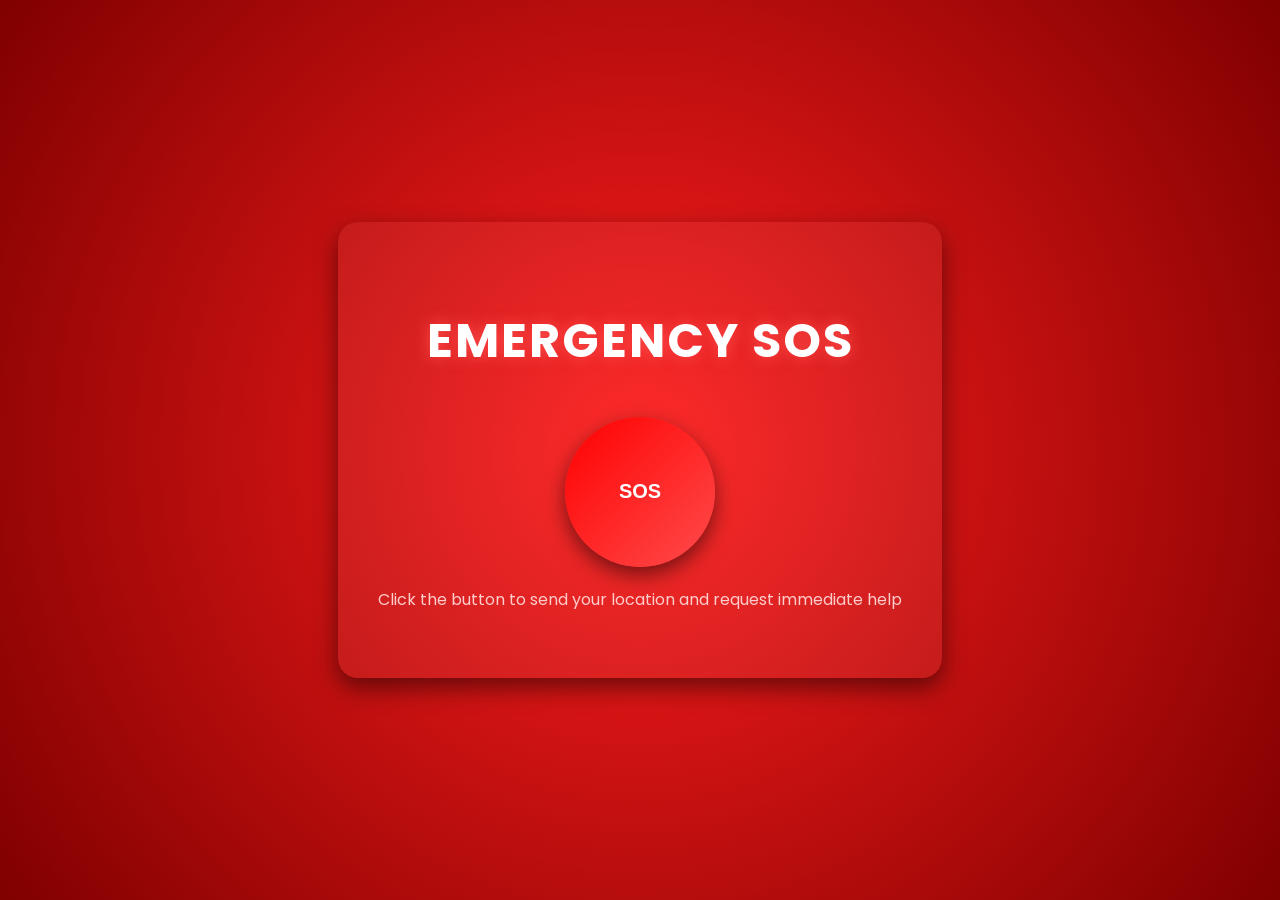
<file: frontend/sos.html>
<!DOCTYPE html>
<html lang="en">
<head>
<meta charset="UTF-8">
<title>Emergency SOS</title>
<link href="https://fonts.googleapis.com/css2?family=Poppins:wght@300;400;600&display=swap" rel="stylesheet">
<style>
  body{
    margin:0; padding:0; font-family:'Poppins',sans-serif;
    height:100vh; display:flex; justify-content:center; align-items:center;
    background: radial-gradient(circle, #ff1e1e, #800000);
    color:white;
  }
  .sos-container{
    text-align:center; 
    background: rgba(255,255,255,0.05);
    padding:50px 40px; border-radius:20px; box-shadow:0 10px 25px rgba(0,0,0,0.5);
    transition: transform 0.3s, box-shadow 0.3s;
  }
  .sos-container:hover{
    transform: translateY(-5px);
    box-shadow:0 15px 35px rgba(0,0,0,0.6);
  }
  h1{
    font-size:48px; color:#fff;
    margin-bottom:40px;
    letter-spacing:2px;
    text-shadow:0 0 15px #ff4c4c;
  }
  button{
    width:150px; height:150px;
    border:none; border-radius:50%;
    background: linear-gradient(135deg, #ff0000, #ff4c4c);
    color:white; font-size:20px; font-weight:600;
    cursor:pointer; box-shadow:0 8px 20px rgba(0,0,0,0.5);
    transition: transform 0.2s, box-shadow 0.3s;
  }
  button:hover{
    transform: scale(1.1);
    box-shadow:0 12px 25px rgba(0,0,0,0.7);
  }
  p{
    margin-top:20px; font-size:16px;
    color:#ffcccc;
  }
</style>
</head>
<body>

<div class="sos-container">
  <h1>EMERGENCY SOS</h1>
  <button id="sosBtn">SOS</button>
  <p>Click the button to send your location and request immediate help</p>
</div>

<script>
document.getElementById('sosBtn').addEventListener('click', function(){
    if(navigator.geolocation){
        navigator.geolocation.getCurrentPosition(function(position){
            const data = {
                latitude: position.coords.latitude,
                longitude: position.coords.longitude,
                message: "I am in danger! Please help me immediately."
            };
            console.log("SOS Data:", data);
            alert("SOS Sent Successfully!");
            // TODO: send data to backend API here
        }, function(error){
            alert("Error fetching location: " + error.message);
        });
    } else {
        alert("Geolocation not supported on this device");
    }
});
</script>

</body>
</html>
</file>
<file: frontend/css/style.css>
/* ============================================================
   SMART TOURIST SAFETY SYSTEM — Global Design System
   ============================================================ */

@import url('https://fonts.googleapis.com/css2?family=Inter:wght@300;400;500;600;700;800;900&family=JetBrains+Mono:wght@400;600&display=swap');

/* ─── CSS VARIABLES ─── */
:root {
  /* Brand Colors */
  --primary: #3b82f6;
  --primary-dark: #2563eb;
  --primary-glow: rgba(59, 130, 246, 0.35);
  --secondary: #8b5cf6;
  --accent: #06b6d4;
  --success: #10b981;
  --warning: #f59e0b;
  --danger: #ef4444;
  --danger-glow: rgba(239, 68, 68, 0.35);

  /* Dark Theme (default) */
  --bg-base: #050a14;
  --bg-surface: #0d1526;
  --bg-elevated: #111d35;
  --glass-bg: rgba(15, 23, 42, 0.72);
  --glass-bg-light: rgba(30, 41, 59, 0.6);
  --glass-border: rgba(148, 163, 184, 0.1);
  --glass-border-strong: rgba(148, 163, 184, 0.2);

  /* Text */
  --text-primary: #f1f5f9;
  --text-secondary: #94a3b8;
  --text-muted: #475569;
  --text-accent: #38bdf8;

  /* Gradients */
  --grad-primary: linear-gradient(135deg, #3b82f6 0%, #8b5cf6 100%);
  --grad-danger: linear-gradient(135deg, #ef4444 0%, #dc2626 100%);
  --grad-success: linear-gradient(135deg, #10b981 0%, #059669 100%);
  --grad-cyan: linear-gradient(135deg, #06b6d4 0%, #3b82f6 100%);
  --grad-gold: linear-gradient(135deg, #f59e0b 0%, #d97706 100%);
  --grad-hero: linear-gradient(135deg, #050a14 0%, #0d1b3e 40%, #1a1040 100%);

  /* Shadows */
  --shadow-sm: 0 2px 8px rgba(0,0,0,0.4);
  --shadow-md: 0 4px 20px rgba(0,0,0,0.5);
  --shadow-lg: 0 8px 40px rgba(0,0,0,0.6);
  --shadow-glow: 0 0 30px rgba(59, 130, 246, 0.2);

  /* Spacing */
  --sidebar-width: 260px;
  --navbar-height: 68px;
  --radius-sm: 8px;
  --radius-md: 14px;
  --radius-lg: 20px;
  --radius-xl: 28px;

  /* Transitions */
  --transition: 0.3s cubic-bezier(0.4, 0, 0.2, 1);
  --transition-bounce: 0.4s cubic-bezier(0.175, 0.885, 0.32, 1.275);
}

/* Light Mode */
body.light-mode {
  --bg-base: #f0f4ff;
  --bg-surface: #ffffff;
  --bg-elevated: #e8eef8;
  --glass-bg: rgba(255, 255, 255, 0.8);
  --glass-bg-light: rgba(255, 255, 255, 0.6);
  --glass-border: rgba(59, 130, 246, 0.15);
  --glass-border-strong: rgba(59, 130, 246, 0.25);
  --text-primary: #0f172a;
  --text-secondary: #475569;
  --text-muted: #94a3b8;
  --shadow-sm: 0 2px 8px rgba(59,130,246,0.1);
  --shadow-md: 0 4px 20px rgba(59,130,246,0.15);
  --shadow-lg: 0 8px 40px rgba(59,130,246,0.2);
}

/* ─── RESET & BASE ─── */
*, *::before, *::after { margin: 0; padding: 0; box-sizing: border-box; }

html { scroll-behavior: smooth; }

body {
  font-family: 'Inter', system-ui, sans-serif;
  background: var(--bg-base);
  color: var(--text-primary);
  min-height: 100vh;
  overflow-x: hidden;
  transition: background var(--transition), color var(--transition);
  line-height: 1.6;
}

/* Animated background grid */
body::before {
  content: '';
  position: fixed;
  inset: 0;
  background-image:
    linear-gradient(rgba(59,130,246,0.04) 1px, transparent 1px),
    linear-gradient(90deg, rgba(59,130,246,0.04) 1px, transparent 1px);
  background-size: 50px 50px;
  pointer-events: none;
  z-index: 0;
}

/* Custom Scrollbar */
::-webkit-scrollbar { width: 6px; }
::-webkit-scrollbar-track { background: var(--bg-base); }
::-webkit-scrollbar-thumb { background: var(--glass-border-strong); border-radius: 10px; }
::-webkit-scrollbar-thumb:hover { background: var(--primary); }

/* ─── LAYOUT ─── */
.app-layout {
  display: flex;
  min-height: 100vh;
}

.main-content {
  flex: 1;
  margin-left: var(--sidebar-width);
  padding: 2rem;
  position: relative;
  z-index: 1;
  transition: margin-left var(--transition);
}

@media (max-width: 768px) {
  .main-content { margin-left: 0; padding: 1rem; }
}

.container {
  max-width: 1200px;
  margin: 0 auto;
  padding: 0 1.5rem;
  position: relative;
  z-index: 1;
}

/* ─── SIDEBAR ─── */
.sidebar {
  width: var(--sidebar-width);
  height: 100vh;
  position: fixed;
  left: 0;
  top: 0;
  z-index: 200;
  background: var(--glass-bg);
  backdrop-filter: blur(20px);
  -webkit-backdrop-filter: blur(20px);
  border-right: 1px solid var(--glass-border);
  display: flex;
  flex-direction: column;
  padding: 1.5rem;
  transition: transform var(--transition);
  overflow-y: auto;
}

.sidebar-brand {
  display: flex;
  align-items: center;
  gap: 0.75rem;
  padding: 0.75rem 0 1.5rem;
  border-bottom: 1px solid var(--glass-border);
  margin-bottom: 1.5rem;
}

.sidebar-brand .brand-icon {
  width: 40px;
  height: 40px;
  background: var(--grad-primary);
  border-radius: var(--radius-sm);
  display: flex;
  align-items: center;
  justify-content: center;
  font-size: 1.3rem;
  box-shadow: 0 4px 14px var(--primary-glow);
  flex-shrink: 0;
}

.sidebar-brand .brand-text {
  font-size: 0.9rem;
  font-weight: 800;
  background: var(--grad-primary);
  -webkit-background-clip: text;
  background-clip: text;
  color: transparent;
  line-height: 1.2;
}

.sidebar-brand .brand-sub {
  font-size: 0.7rem;
  color: var(--text-muted);
  font-weight: 400;
}

.sidebar-section-label {
  font-size: 0.65rem;
  font-weight: 700;
  text-transform: uppercase;
  letter-spacing: 1.5px;
  color: var(--text-muted);
  margin: 1.25rem 0 0.5rem 0.75rem;
}

.sidebar-nav a {
  display: flex;
  align-items: center;
  gap: 0.875rem;
  padding: 0.75rem 1rem;
  border-radius: var(--radius-sm);
  color: var(--text-secondary);
  text-decoration: none;
  font-size: 0.9rem;
  font-weight: 500;
  transition: all var(--transition);
  margin-bottom: 0.25rem;
  position: relative;
  overflow: hidden;
}

.sidebar-nav a::before {
  content: '';
  position: absolute;
  left: 0;
  inset-block: 0;
  width: 3px;
  background: var(--grad-primary);
  border-radius: 0 2px 2px 0;
  transform: scaleY(0);
  transition: transform var(--transition);
}

.sidebar-nav a:hover, .sidebar-nav a.active {
  background: rgba(59, 130, 246, 0.1);
  color: var(--text-primary);
}

.sidebar-nav a:hover::before, .sidebar-nav a.active::before {
  transform: scaleY(1);
}

.sidebar-nav a .nav-icon {
  width: 20px;
  text-align: center;
  font-size: 1rem;
}

.sidebar-nav a .nav-badge {
  margin-left: auto;
  background: var(--danger);
  color: white;
  font-size: 0.65rem;
  font-weight: 700;
  padding: 0.15rem 0.5rem;
  border-radius: 99px;
  animation: pulse 2s infinite;
}

.sidebar-footer {
  margin-top: auto;
  padding-top: 1.5rem;
  border-top: 1px solid var(--glass-border);
}

/* ─── TOP NAVBAR (pages without sidebar) ─── */
.navbar {
  position: sticky;
  top: 0;
  z-index: 100;
  height: var(--navbar-height);
  display: flex;
  align-items: center;
  justify-content: space-between;
  padding: 0 2.5rem;
  background: var(--glass-bg);
  backdrop-filter: blur(20px);
  -webkit-backdrop-filter: blur(20px);
  border-bottom: 1px solid var(--glass-border);
  transition: all var(--transition);
}

.navbar-brand {
  display: flex;
  align-items: center;
  gap: 0.75rem;
  text-decoration: none;
}

.navbar-brand .logo-icon {
  width: 36px;
  height: 36px;
  background: var(--grad-primary);
  border-radius: var(--radius-sm);
  display: flex;
  align-items: center;
  justify-content: center;
  font-size: 1.1rem;
  box-shadow: 0 4px 14px var(--primary-glow);
}

.navbar-brand .logo-text {
  font-size: 1rem;
  font-weight: 800;
  background: var(--grad-primary);
  -webkit-background-clip: text;
  background-clip: text;
  color: transparent;
}

.navbar-nav {
  display: flex;
  align-items: center;
  gap: 0.25rem;
}

.navbar-nav a {
  padding: 0.5rem 1rem;
  border-radius: var(--radius-sm);
  color: var(--text-secondary);
  text-decoration: none;
  font-size: 0.875rem;
  font-weight: 500;
  transition: all var(--transition);
}

.navbar-nav a:hover, .navbar-nav a.active {
  color: var(--text-primary);
  background: rgba(59, 130, 246, 0.1);
}

.navbar-actions {
  display: flex;
  align-items: center;
  gap: 0.75rem;
}

/* ─── GLASSMORPHISM PANEL ─── */
.glass {
  background: var(--glass-bg);
  backdrop-filter: blur(20px);
  -webkit-backdrop-filter: blur(20px);
  border: 1px solid var(--glass-border);
  border-radius: var(--radius-md);
  box-shadow: var(--shadow-md);
  transition: all var(--transition);
}

.glass:hover {
  border-color: var(--glass-border-strong);
  box-shadow: var(--shadow-lg), var(--shadow-glow);
}

.glass-strong {
  background: var(--glass-bg-light);
  backdrop-filter: blur(30px);
  -webkit-backdrop-filter: blur(30px);
  border: 1px solid var(--glass-border-strong);
  border-radius: var(--radius-md);
  box-shadow: var(--shadow-lg);
}

/* ─── BUTTONS ─── */
.btn {
  display: inline-flex;
  align-items: center;
  justify-content: center;
  gap: 0.5rem;
  padding: 0.75rem 1.5rem;
  border-radius: var(--radius-sm);
  font-family: inherit;
  font-size: 0.9rem;
  font-weight: 600;
  cursor: pointer;
  border: none;
  outline: none;
  text-decoration: none;
  transition: all var(--transition-bounce);
  position: relative;
  overflow: hidden;
  white-space: nowrap;
}

.btn::after {
  content: '';
  position: absolute;
  inset: 0;
  background: rgba(255,255,255,0.08);
  opacity: 0;
  transition: opacity var(--transition);
}

.btn:hover::after { opacity: 1; }

.btn-primary {
  background: var(--grad-primary);
  color: white;
  box-shadow: 0 4px 20px var(--primary-glow);
}
.btn-primary:hover { transform: translateY(-2px); box-shadow: 0 8px 30px var(--primary-glow); }

.btn-secondary {
  background: rgba(59, 130, 246, 0.12);
  color: var(--primary);
  border: 1px solid rgba(59, 130, 246, 0.3);
}
.btn-secondary:hover { background: rgba(59, 130, 246, 0.2); transform: translateY(-2px); }

.btn-danger {
  background: var(--grad-danger);
  color: white;
  box-shadow: 0 4px 20px var(--danger-glow);
}
.btn-danger:hover { transform: translateY(-2px); box-shadow: 0 8px 30px var(--danger-glow); }

.btn-success {
  background: var(--grad-success);
  color: white;
  box-shadow: 0 4px 20px rgba(16, 185, 129, 0.35);
}
.btn-success:hover { transform: translateY(-2px); }

.btn-ghost {
  background: transparent;
  color: var(--text-secondary);
  border: 1px solid var(--glass-border-strong);
}
.btn-ghost:hover { background: var(--glass-bg); color: var(--text-primary); transform: translateY(-2px); }

.btn-lg { padding: 1rem 2.25rem; font-size: 1rem; border-radius: var(--radius-md); }
.btn-sm { padding: 0.4rem 0.9rem; font-size: 0.8rem; }

/* SOS Button */
.btn-sos {
  background: var(--grad-danger);
  color: white;
  font-size: 1.5rem;
  font-weight: 900;
  letter-spacing: 4px;
  padding: 1.5rem 3rem;
  border-radius: 50px;
  border: 3px solid rgba(255,255,255,0.2);
  box-shadow: 0 0 0 0 rgba(239, 68, 68, 0.7);
  animation: sosPulse 2s infinite;
  cursor: pointer;
  transition: all var(--transition);
}
.btn-sos:hover { transform: scale(1.05); }

/* ─── FORM ELEMENTS ─── */
.form-group { margin-bottom: 1.25rem; }

.form-label {
  display: block;
  margin-bottom: 0.5rem;
  font-size: 0.85rem;
  font-weight: 600;
  color: var(--text-secondary);
  letter-spacing: 0.3px;
}

.form-control {
  width: 100%;
  padding: 0.875rem 1.1rem;
  background: rgba(15, 23, 42, 0.6);
  border: 1px solid var(--glass-border);
  border-radius: var(--radius-sm);
  color: var(--text-primary);
  font-family: inherit;
  font-size: 0.9rem;
  transition: all var(--transition);
}

body.light-mode .form-control {
  background: rgba(255, 255, 255, 0.8);
}

.form-control:focus {
  outline: none;
  border-color: var(--primary);
  box-shadow: 0 0 0 3px var(--primary-glow);
  background: rgba(15, 23, 42, 0.9);
}

.form-control::placeholder { color: var(--text-muted); }

select.form-control option { background: var(--bg-surface); color: var(--text-primary); }

/* ─── CARDS ─── */
.card {
  background: var(--glass-bg);
  backdrop-filter: blur(20px);
  border: 1px solid var(--glass-border);
  border-radius: var(--radius-md);
  padding: 1.75rem;
  transition: all var(--transition-bounce);
}

.card:hover {
  transform: translateY(-4px);
  border-color: var(--glass-border-strong);
  box-shadow: var(--shadow-lg), 0 0 20px rgba(59,130,246,0.1);
}

.stat-card {
  text-align: center;
  padding: 2rem 1.5rem;
  position: relative;
  overflow: hidden;
}

.stat-card::before {
  content: '';
  position: absolute;
  top: 0;
  left: 0;
  right: 0;
  height: 3px;
  background: var(--grad-primary);
  border-radius: var(--radius-md) var(--radius-md) 0 0;
}

.stat-value {
  font-size: 2.75rem;
  font-weight: 900;
  background: var(--grad-primary);
  -webkit-background-clip: text;
  background-clip: text;
  color: transparent;
  line-height: 1.1;
  margin: 0.75rem 0;
}

.stat-label {
  font-size: 0.8rem;
  font-weight: 600;
  text-transform: uppercase;
  letter-spacing: 1.5px;
  color: var(--text-muted);
}

.stat-icon {
  font-size: 2.5rem;
  display: block;
  margin-bottom: 0.5rem;
}

/* ─── BADGES & TAGS ─── */
.badge {
  display: inline-flex;
  align-items: center;
  gap: 0.3rem;
  padding: 0.3rem 0.75rem;
  border-radius: 99px;
  font-size: 0.72rem;
  font-weight: 700;
  text-transform: uppercase;
  letter-spacing: 0.5px;
}

.badge-primary { background: rgba(59,130,246,0.15); color: #60a5fa; border: 1px solid rgba(59,130,246,0.3); }
.badge-success { background: rgba(16,185,129,0.15); color: #34d399; border: 1px solid rgba(16,185,129,0.3); }
.badge-warning { background: rgba(245,158,11,0.15); color: #fcd34d; border: 1px solid rgba(245,158,11,0.3); }
.badge-danger  { background: rgba(239,68,68,0.15);  color: #fca5a5; border: 1px solid rgba(239,68,68,0.3); }
.badge-purple  { background: rgba(139,92,246,0.15); color: #c4b5fd; border: 1px solid rgba(139,92,246,0.3); }
.badge-cyan    { background: rgba(6,182,212,0.15);  color: #67e8f9; border: 1px solid rgba(6,182,212,0.3); }

/* ─── TABLE ─── */
.table-wrapper { overflow-x: auto; border-radius: var(--radius-md); }

table {
  width: 100%;
  border-collapse: separate;
  border-spacing: 0;
}

thead th {
  padding: 1rem 1.25rem;
  text-align: left;
  font-size: 0.72rem;
  font-weight: 700;
  text-transform: uppercase;
  letter-spacing: 1.5px;
  color: var(--text-muted);
  background: rgba(0,0,0,0.25);
  border-bottom: 1px solid var(--glass-border);
}

tbody td {
  padding: 1rem 1.25rem;
  font-size: 0.875rem;
  color: var(--text-secondary);
  border-bottom: 1px solid var(--glass-border);
  transition: background var(--transition);
}

tbody tr:hover td { background: rgba(59,130,246,0.04); color: var(--text-primary); }
tbody tr:last-child td { border-bottom: none; }

/* ─── PAGE HEADER ─── */
.page-header {
  margin-bottom: 2rem;
  display: flex;
  align-items: flex-end;
  justify-content: space-between;
  flex-wrap: wrap;
  gap: 1rem;
}

.page-title {
  font-size: 1.75rem;
  font-weight: 800;
  color: var(--text-primary);
  line-height: 1.2;
}

.page-subtitle {
  font-size: 0.9rem;
  color: var(--text-secondary);
  margin-top: 0.25rem;
}

/* ─── TOAST NOTIFICATIONS ─── */
.toast-container {
  position: fixed;
  bottom: 1.5rem;
  right: 1.5rem;
  z-index: 9999;
  display: flex;
  flex-direction: column;
  gap: 0.75rem;
}

.toast {
  display: flex;
  align-items: center;
  gap: 0.875rem;
  padding: 1rem 1.5rem;
  border-radius: var(--radius-md);
  background: var(--glass-bg-light);
  backdrop-filter: blur(20px);
  border: 1px solid var(--glass-border);
  box-shadow: var(--shadow-lg);
  font-size: 0.9rem;
  font-weight: 500;
  min-width: 280px;
  max-width: 380px;
  animation: toastIn 0.35s var(--transition-bounce) forwards;
  color: var(--text-primary);
}

.toast.toast-success { border-left: 3px solid var(--success); }
.toast.toast-error   { border-left: 3px solid var(--danger); }
.toast.toast-info    { border-left: 3px solid var(--primary); }
.toast.toast-warning { border-left: 3px solid var(--warning); }
.toast.removing { animation: toastOut 0.3s ease forwards; }

/* ─── DARK MODE TOGGLE ─── */
.theme-toggle {
  width: 44px;
  height: 24px;
  background: var(--glass-border-strong);
  border-radius: 99px;
  border: 1px solid var(--glass-border);
  cursor: pointer;
  position: relative;
  transition: background var(--transition);
  flex-shrink: 0;
}

.theme-toggle::after {
  content: '';
  position: absolute;
  top: 2px;
  left: 2px;
  width: 18px;
  height: 18px;
  background: var(--text-primary);
  border-radius: 50%;
  transition: transform var(--transition-bounce), background var(--transition);
}

.theme-toggle.active {
  background: var(--primary);
}

.theme-toggle.active::after {
  transform: translateX(20px);
  background: white;
}

/* ─── CHATBOT ─── */
.chat-container {
  display: flex;
  flex-direction: column;
  height: calc(100vh - 180px);
  min-height: 500px;
}

.chat-messages {
  flex: 1;
  overflow-y: auto;
  padding: 1.5rem;
  display: flex;
  flex-direction: column;
  gap: 1rem;
  scroll-behavior: smooth;
}

.chat-message {
  display: flex;
  gap: 0.875rem;
  animation: msgIn 0.35s var(--transition-bounce);
}

.chat-message.user { flex-direction: row-reverse; }

.chat-avatar {
  width: 38px;
  height: 38px;
  border-radius: 50%;
  display: flex;
  align-items: center;
  justify-content: center;
  font-size: 1.1rem;
  flex-shrink: 0;
}

.chat-avatar.bot { background: var(--grad-primary); }
.chat-avatar.user-av { background: var(--grad-success); }

.chat-bubble {
  max-width: 65%;
  padding: 0.875rem 1.1rem;
  border-radius: var(--radius-md);
  font-size: 0.9rem;
  line-height: 1.55;
}

.chat-message.bot .chat-bubble {
  background: var(--glass-bg-light);
  border: 1px solid var(--glass-border);
  border-bottom-left-radius: 4px;
  color: var(--text-primary);
}

.chat-message.user .chat-bubble {
  background: var(--grad-primary);
  color: white;
  border-bottom-right-radius: 4px;
}

.typing-indicator {
  display: flex;
  gap: 5px;
  padding: 0.875rem 1.1rem;
  background: var(--glass-bg-light);
  border: 1px solid var(--glass-border);
  border-radius: var(--radius-md);
  border-bottom-left-radius: 4px;
  width: fit-content;
}

.typing-dot {
  width: 8px;
  height: 8px;
  background: var(--text-muted);
  border-radius: 50%;
  animation: typingBounce 1.4s infinite ease-in-out;
}

.typing-dot:nth-child(2) { animation-delay: 0.2s; }
.typing-dot:nth-child(3) { animation-delay: 0.4s; }

.chat-input-area {
  padding: 1rem 1.5rem;
  border-top: 1px solid var(--glass-border);
  display: flex;
  gap: 0.75rem;
  align-items: center;
}

.chat-chips {
  display: flex;
  flex-wrap: wrap;
  gap: 0.5rem;
  padding: 0.75rem 1.5rem 0;
}

.chip {
  padding: 0.4rem 0.9rem;
  border-radius: 99px;
  border: 1px solid var(--glass-border-strong);
  background: var(--glass-bg);
  color: var(--text-secondary);
  font-size: 0.8rem;
  cursor: pointer;
  transition: all var(--transition);
}

.chip:hover {
  background: rgba(59, 130, 246, 0.15);
  border-color: var(--primary);
  color: var(--primary);
}

/* ─── MAP ─── */
#map {
  width: 100%;
  height: 500px;
  border-radius: var(--radius-lg);
  z-index: 1;
  border: 1px solid var(--glass-border);
  box-shadow: var(--shadow-lg);
}

/* ─── BLOCKCHAIN LOG ─── */
.chain-block {
  background: var(--glass-bg);
  border: 1px solid var(--glass-border);
  border-radius: var(--radius-md);
  padding: 1.5rem;
  position: relative;
  transition: all var(--transition);
  animation: slideUp 0.4s ease both;
}

.chain-block:hover {
  border-color: var(--primary);
  box-shadow: 0 0 20px rgba(59,130,246,0.15);
}

.chain-block::after {
  content: '│';
  position: absolute;
  bottom: -24px;
  left: 50%;
  transform: translateX(-50%);
  color: var(--primary);
  font-size: 1.5rem;
  font-weight: 300;
  opacity: 0.5;
  line-height: 1;
  z-index: 2;
}

.chain-block:last-child::after { display: none; }

.hash-text {
  font-family: 'JetBrains Mono', 'Courier New', monospace;
  font-size: 0.78rem;
  color: #60a5fa;
  background: rgba(59,130,246,0.08);
  padding: 0.3rem 0.6rem;
  border-radius: 4px;
  word-break: break-all;
  display: block;
}

/* ─── EMERGENCY / SOS ─── */
.sos-ring {
  width: 220px;
  height: 220px;
  border-radius: 50%;
  background: rgba(239, 68, 68, 0.1);
  display: flex;
  align-items: center;
  justify-content: center;
  position: relative;
  margin: 0 auto;
}

.sos-ring::before, .sos-ring::after {
  content: '';
  position: absolute;
  inset: 0;
  border-radius: 50%;
  border: 2px solid rgba(239, 68, 68, 0.4);
  animation: sosPulseRing 2s infinite;
}

.sos-ring::after {
  animation-delay: 0.5s;
  border-color: rgba(239, 68, 68, 0.2);
}

/* ─── PROGRESS / GAUGE ─── */
.safety-gauge {
  width: 140px;
  height: 140px;
  border-radius: 50%;
  background: conic-gradient(var(--success) var(--score-deg, 270deg), var(--glass-border) 0);
  display: flex;
  align-items: center;
  justify-content: center;
  margin: 0 auto;
  position: relative;
  box-shadow: 0 0 30px rgba(16, 185, 129, 0.2);
}

.safety-gauge::before {
  content: '';
  position: absolute;
  width: 100px;
  height: 100px;
  border-radius: 50%;
  background: var(--bg-surface);
}

.gauge-value {
  font-size: 1.75rem;
  font-weight: 900;
  color: var(--success);
  position: relative;
  z-index: 1;
}

/* ─── SECTION TITLES ─── */
.section-title {
  font-size: 1.25rem;
  font-weight: 700;
  color: var(--text-primary);
  margin-bottom: 1.25rem;
  display: flex;
  align-items: center;
  gap: 0.75rem;
}

.section-title::after {
  content: '';
  flex: 1;
  height: 1px;
  background: var(--glass-border);
}

/* ─── HERO SECTION ─── */
.hero-section {
  min-height: 100vh;
  display: flex;
  flex-direction: column;
  position: relative;
  background: var(--grad-hero);
  overflow: hidden;
}

.hero-body {
  flex: 1;
  display: flex;
  flex-direction: column;
  align-items: center;
  justify-content: center;
  text-align: center;
  padding: 4rem 2rem;
  position: relative;
  z-index: 2;
}

/* Animated particles */
.particles {
  position: absolute;
  inset: 0;
  overflow: hidden;
  pointer-events: none;
}

.particle {
  position: absolute;
  border-radius: 50%;
  background: rgba(59, 130, 246, 0.15);
  animation: float linear infinite;
}

/* ─── FEATURE CARDS ─── */
.feature-grid {
  display: grid;
  grid-template-columns: repeat(auto-fit, minmax(280px, 1fr));
  gap: 1.5rem;
}

.feature-card {
  padding: 2rem;
  border-radius: var(--radius-lg);
  background: var(--glass-bg);
  border: 1px solid var(--glass-border);
  position: relative;
  overflow: hidden;
  transition: all var(--transition-bounce);
  cursor: default;
}

.feature-card::before {
  content: '';
  position: absolute;
  inset: 0;
  background: var(--grad-primary);
  opacity: 0;
  transition: opacity var(--transition);
}

.feature-card:hover {
  transform: translateY(-8px);
  border-color: var(--primary);
  box-shadow: 0 20px 60px rgba(59,130,246,0.2);
}

.feature-card:hover::before { opacity: 0.05; }

.feature-icon {
  width: 60px;
  height: 60px;
  border-radius: var(--radius-sm);
  display: flex;
  align-items: center;
  justify-content: center;
  font-size: 1.75rem;
  margin-bottom: 1.25rem;
  position: relative;
  z-index: 1;
}

.feature-card h3 {
  font-size: 1.1rem;
  margin-bottom: 0.75rem;
  position: relative;
  z-index: 1;
}

.feature-card p {
  font-size: 0.875rem;
  color: var(--text-secondary);
  line-height: 1.6;
  position: relative;
  z-index: 1;
}

/* ─── STATS COUNTER ─── */
.stats-strip {
  display: grid;
  grid-template-columns: repeat(auto-fit, minmax(200px, 1fr));
  gap: 1.5rem;
  padding: 3rem 0;
}

/* ─── ALERTS ─── */
.alert {
  padding: 1rem 1.25rem;
  border-radius: var(--radius-sm);
  border: 1px solid;
  font-size: 0.875rem;
  display: flex;
  align-items: flex-start;
  gap: 0.75rem;
  margin-bottom: 1rem;
}

.alert-info { background: rgba(59,130,246,0.1); border-color: rgba(59,130,246,0.3); color: #93c5fd; }
.alert-success { background: rgba(16,185,129,0.1); border-color: rgba(16,185,129,0.3); color: #6ee7b7; }
.alert-warning { background: rgba(245,158,11,0.1); border-color: rgba(245,158,11,0.3); color: #fcd34d; }
.alert-danger { background: rgba(239,68,68,0.1); border-color: rgba(239,68,68,0.3); color: #fca5a5; }

/* ─── TIMELINE ─── */
.timeline { position: relative; padding: 0.5rem 0; }
.timeline::before {
  content: '';
  position: absolute;
  left: 20px;
  top: 0;
  bottom: 0;
  width: 2px;
  background: var(--glass-border);
}

.timeline-item {
  display: flex;
  gap: 1.25rem;
  margin-bottom: 1.5rem;
  position: relative;
}

.timeline-dot {
  width: 40px;
  height: 40px;
  border-radius: 50%;
  display: flex;
  align-items: center;
  justify-content: center;
  font-size: 1rem;
  flex-shrink: 0;
  position: relative;
  z-index: 2;
}

.timeline-content {
  flex: 1;
  background: var(--glass-bg);
  border: 1px solid var(--glass-border);
  border-radius: var(--radius-sm);
  padding: 1rem 1.25rem;
  font-size: 0.875rem;
}

/* ─── GRID UTILITIES ─── */
.grid { display: grid; gap: 1.5rem; }
.grid-2 { grid-template-columns: repeat(2, 1fr); }
.grid-3 { grid-template-columns: repeat(3, 1fr); }
.grid-4 { grid-template-columns: repeat(4, 1fr); }
.grid-auto { grid-template-columns: repeat(auto-fit, minmax(280px, 1fr)); }

@media (max-width: 1024px) {
  .grid-4 { grid-template-columns: repeat(2, 1fr); }
  .grid-3 { grid-template-columns: repeat(2, 1fr); }
}
@media (max-width: 640px) {
  .grid-2, .grid-3, .grid-4 { grid-template-columns: 1fr; }
}

/* ─── UTILITIES ─── */
.flex { display: flex; }
.flex-col { flex-direction: column; }
.items-center { align-items: center; }
.justify-between { justify-content: space-between; }
.justify-center { justify-content: center; }
.gap-1 { gap: 0.5rem; }
.gap-2 { gap: 1rem; }
.gap-3 { gap: 1.5rem; }
.mt-1 { margin-top: 0.5rem; }
.mt-2 { margin-top: 1rem; }
.mt-3 { margin-top: 1.5rem; }
.mt-4 { margin-top: 2rem; }
.mb-1 { margin-bottom: 0.5rem; }
.mb-2 { margin-bottom: 1rem; }
.mb-3 { margin-bottom: 1.5rem; }
.mb-4 { margin-bottom: 2rem; }
.text-center { text-align: center; }
.text-right { text-align: right; }
.text-sm { font-size: 0.85rem; }
.text-xs { font-size: 0.75rem; }
.text-muted { color: var(--text-muted); }
.text-secondary { color: var(--text-secondary); }
.text-success { color: var(--success); }
.text-danger { color: var(--danger); }
.text-primary-c { color: var(--primary); }
.text-warning { color: var(--warning); }
.font-bold { font-weight: 700; }
.font-mono { font-family: 'JetBrains Mono', monospace; }
.w-full { width: 100%; }
.hidden { display: none !important; }
.pointer { cursor: pointer; }

/* ─── ANIMATIONS ─── */
@keyframes fadeIn {
  from { opacity: 0; } to { opacity: 1; }
}
@keyframes slideUp {
  from { opacity: 0; transform: translateY(30px); } to { opacity: 1; transform: translateY(0); }
}
@keyframes slideDown {
  from { opacity: 0; transform: translateY(-20px); } to { opacity: 1; transform: translateY(0); }
}
@keyframes scaleIn {
  from { opacity: 0; transform: scale(0.9); } to { opacity: 1; transform: scale(1); }
}
@keyframes pulse {
  0%, 100% { opacity: 1; } 50% { opacity: 0.5; }
}
@keyframes sosPulse {
  0%   { box-shadow: 0 0 0 0 rgba(239, 68, 68, 0.7); }
  70%  { box-shadow: 0 0 0 20px rgba(239, 68, 68, 0); }
  100% { box-shadow: 0 0 0 0 rgba(239, 68, 68, 0); }
}
@keyframes sosPulseRing {
  0%   { transform: scale(1); opacity: 0.8; }
  100% { transform: scale(1.6); opacity: 0; }
}
@keyframes float {
  0%   { transform: translateY(100vh) rotate(0deg); opacity: 0; }
  10%  { opacity: 1; }
  90%  { opacity: 1; }
  100% { transform: translateY(-100px) rotate(720deg); opacity: 0; }
}
@keyframes typingBounce {
  0%, 60%, 100% { transform: translateY(0); }
  30%            { transform: translateY(-6px); }
}
@keyframes toastIn {
  from { opacity: 0; transform: translateX(100%); } to { opacity: 1; transform: translateX(0); }
}
@keyframes toastOut {
  to { opacity: 0; transform: translateX(100%); }
}
@keyframes msgIn {
  from { opacity: 0; transform: translateY(10px) scale(0.98); } to { opacity: 1; transform: translateY(0) scale(1); }
}
@keyframes glow {
  0%, 100% { box-shadow: 0 0 20px var(--primary-glow); }
  50%       { box-shadow: 0 0 40px rgba(59,130,246,0.6); }
}
@keyframes spin {
  to { transform: rotate(360deg); }
}
@keyframes counter {
  from { opacity: 0; transform: translateY(10px); }
  to   { opacity: 1; transform: translateY(0); }
}

/* ─── LOADING SPINNER ─── */
.spinner {
  width: 40px;
  height: 40px;
  border: 3px solid var(--glass-border);
  border-top-color: var(--primary);
  border-radius: 50%;
  animation: spin 0.8s linear infinite;
  margin: 2rem auto;
}

/* ─── SCROLL ANIMATION CLASSES ─── */
.reveal {
  opacity: 0;
  transform: translateY(40px);
  transition: opacity 0.7s ease, transform 0.7s ease;
}
.reveal.visible {
  opacity: 1;
  transform: translateY(0);
}

/* ─── NOTIFICATION ITEM ─── */
.notif-item {
  display: flex;
  gap: 1rem;
  padding: 1rem;
  border-radius: var(--radius-sm);
  transition: background var(--transition);
  border-bottom: 1px solid var(--glass-border);
}
.notif-item:hover { background: rgba(59,130,246,0.05); }
.notif-item:last-child { border-bottom: none; }
.notif-icon { font-size: 1.5rem; flex-shrink: 0; }
.notif-body h4 { font-size: 0.875rem; font-weight: 600; margin-bottom: 0.2rem; }
.notif-body p { font-size: 0.8rem; color: var(--text-muted); }

/* ─── RESPONSIVE ─── */
@media (max-width: 768px) {
  .sidebar { transform: translateX(-100%); }
  .sidebar.open { transform: translateX(0); }
  .navbar { padding: 0 1.25rem; }
  .navbar-nav { display: none; }
  .hero-body h1 { font-size: 2.25rem !important; }
  .grid-2 { grid-template-columns: 1fr; }
  .page-header { flex-direction: column; align-items: flex-start; }
  .chat-bubble { max-width: 85%; }
  #map { height: 350px; }
}
</file>
